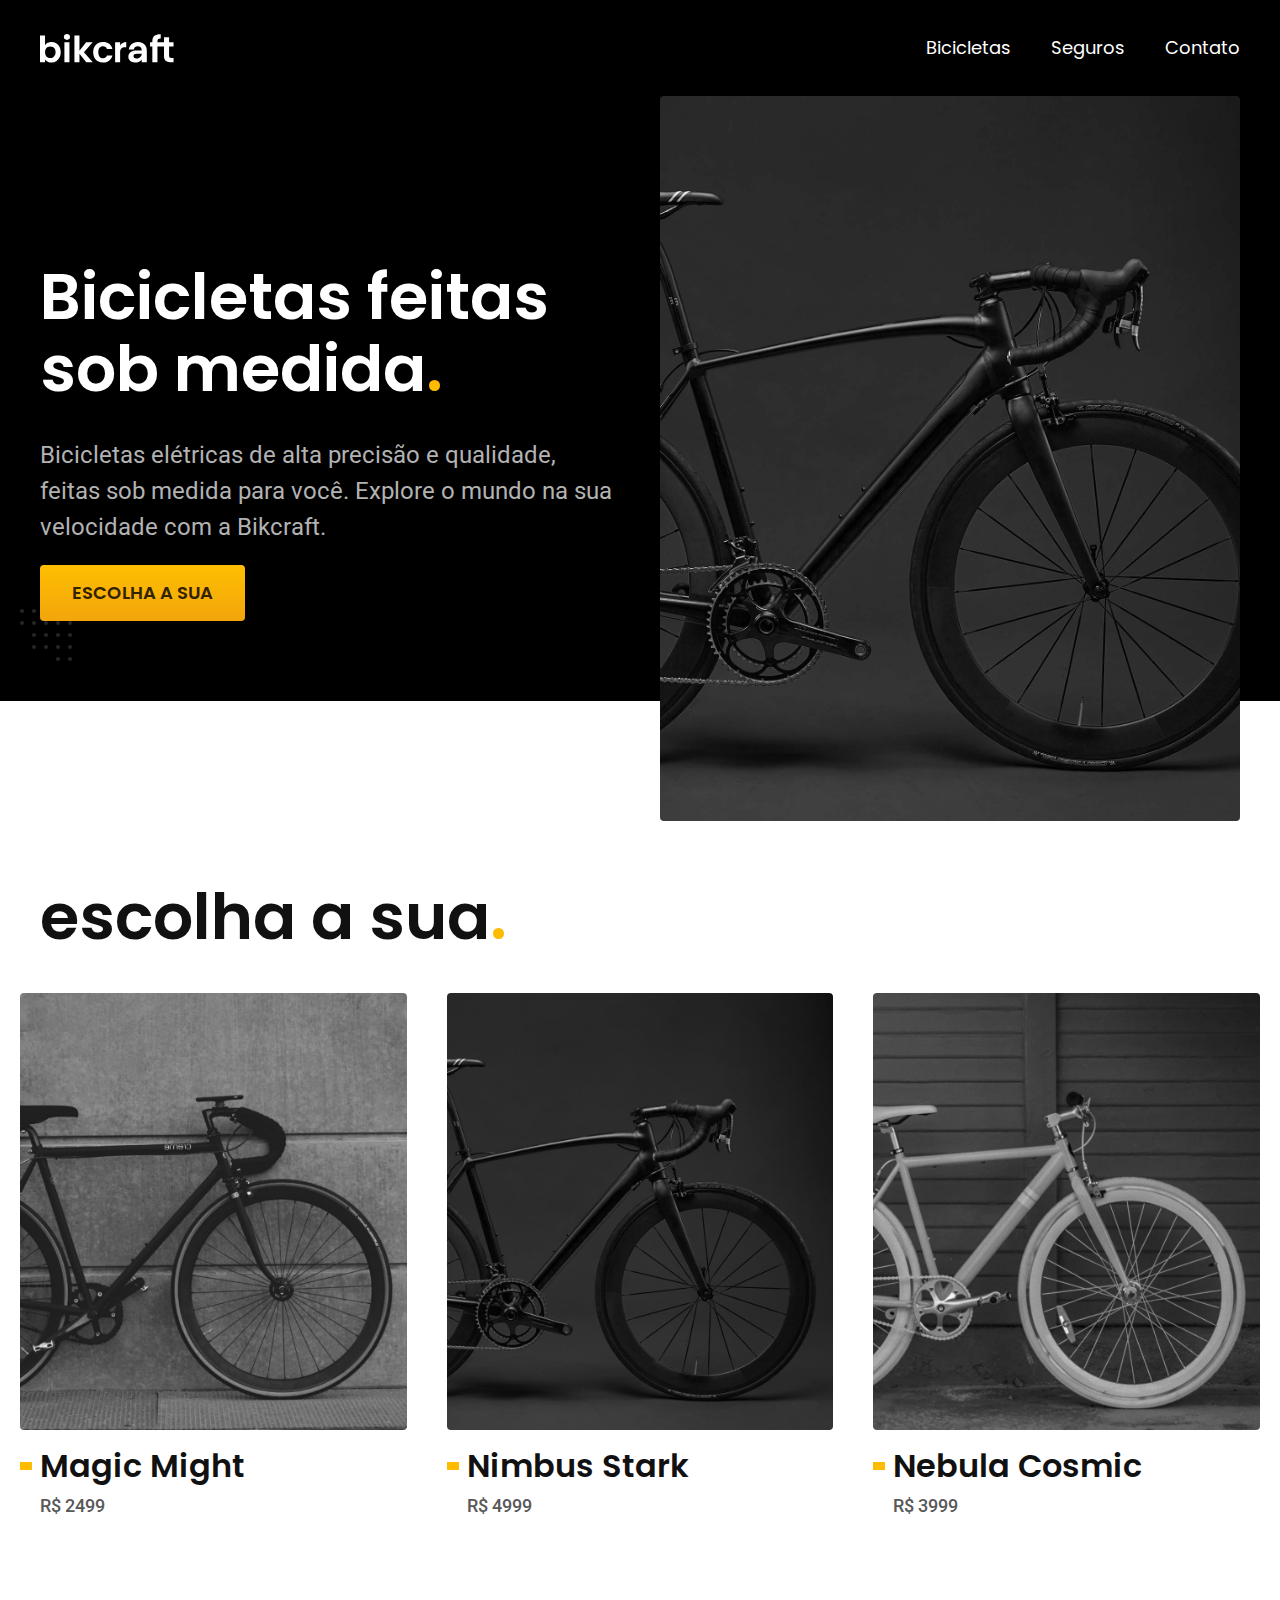
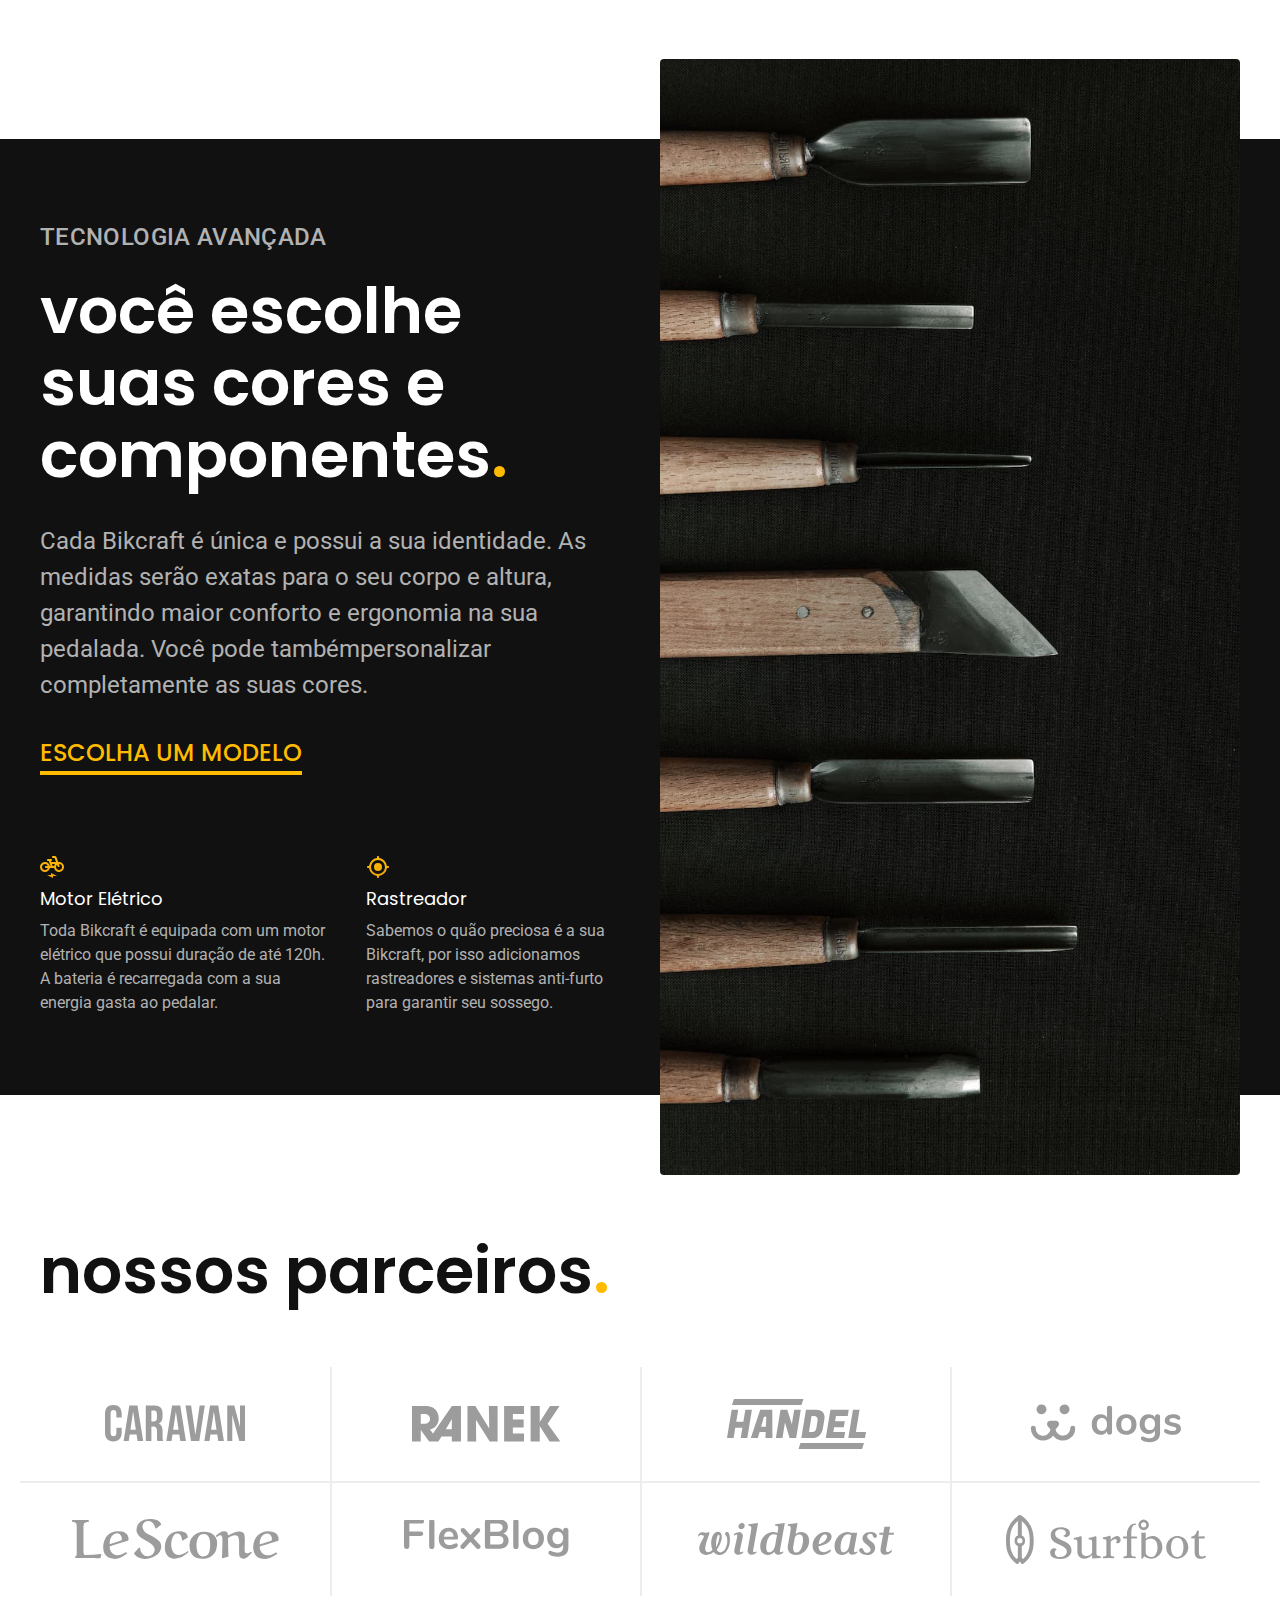
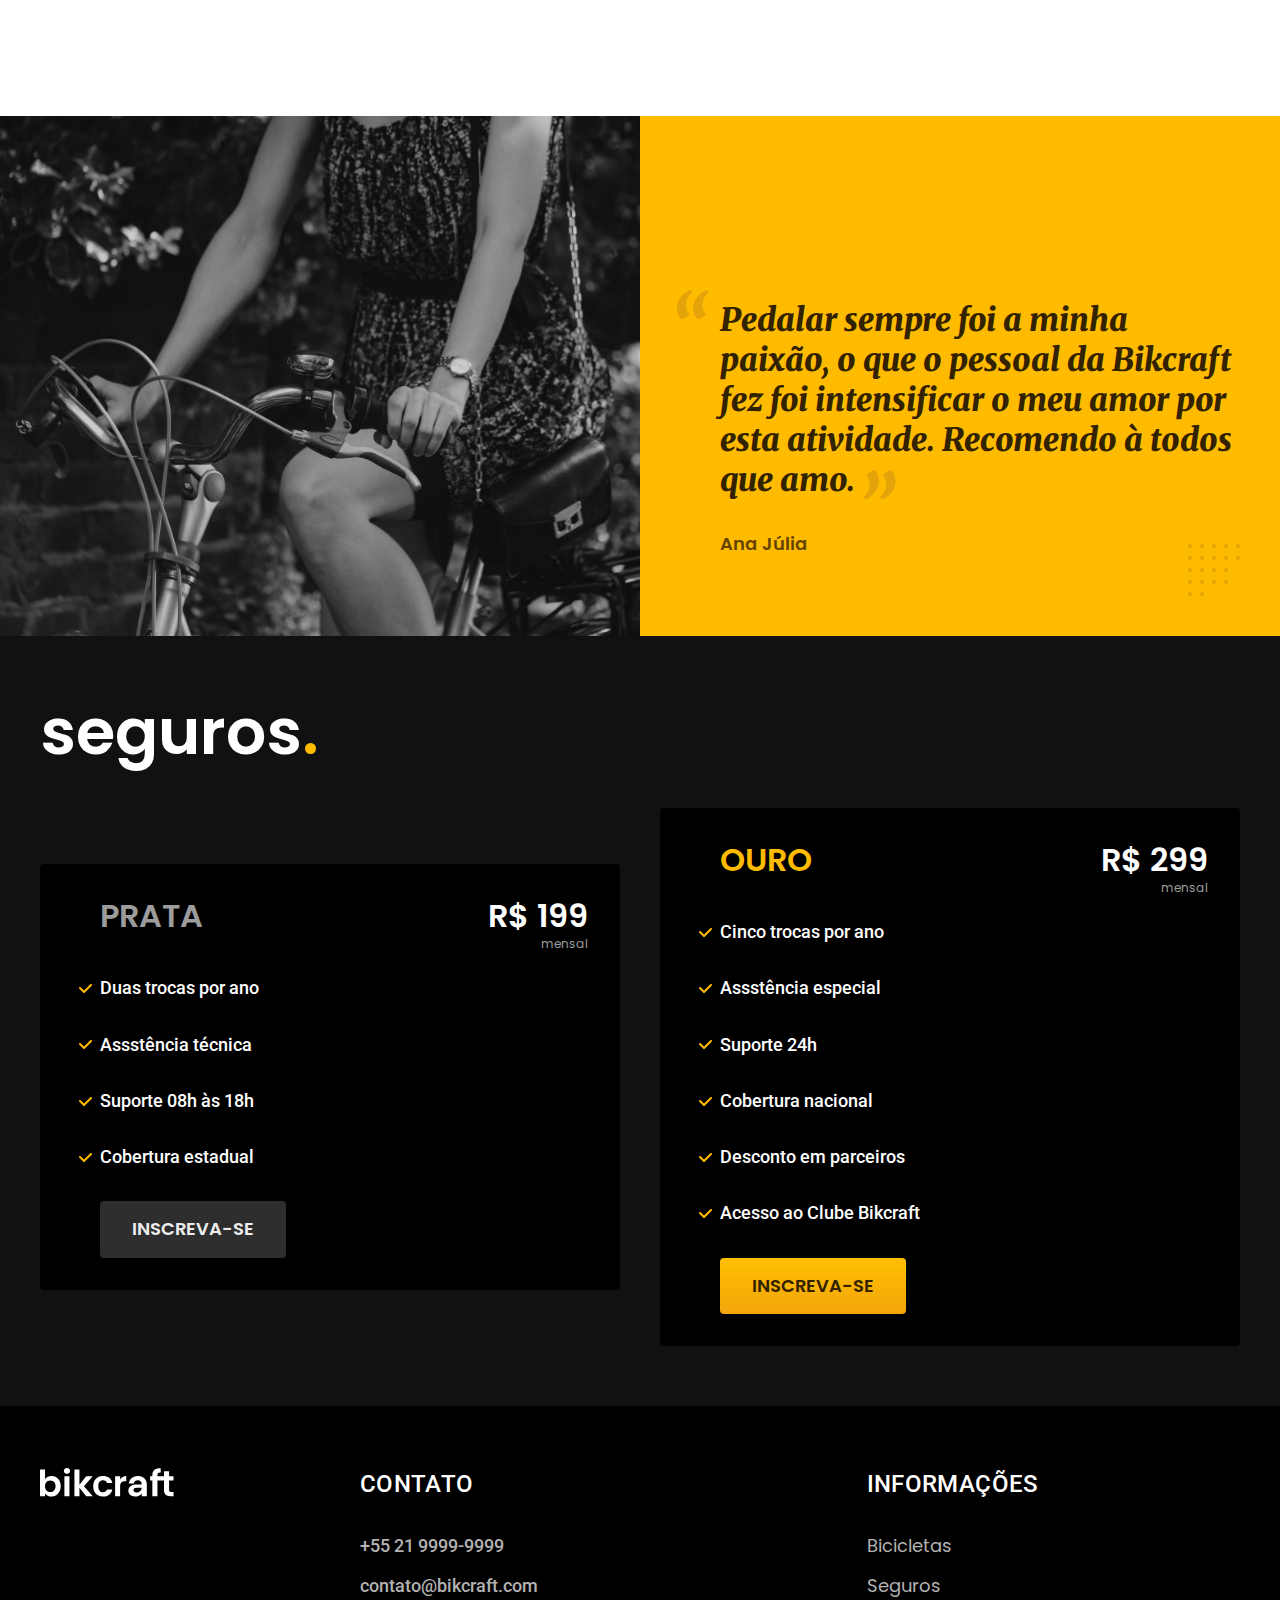
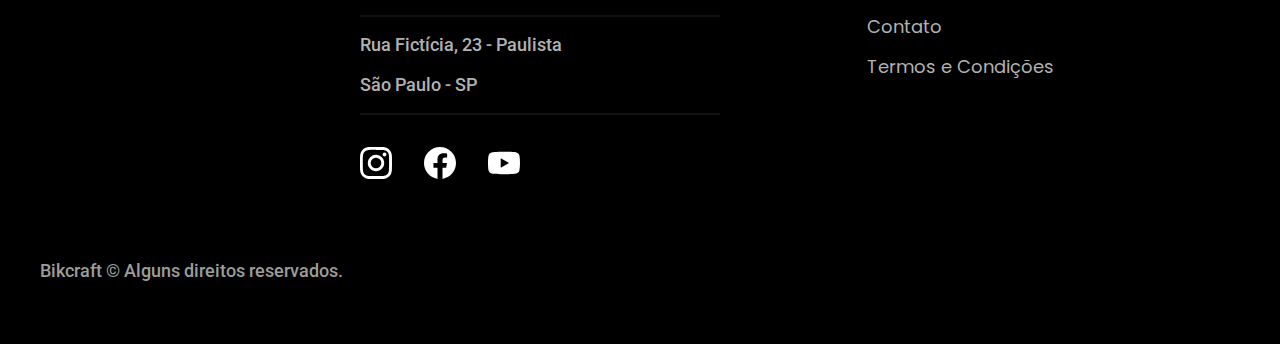
<file: index.html>
<!DOCTYPE html>
<html lang="pt-br">

<head>
  <meta charset="UTF-8">
  <meta http-equiv="X-UA-Compatible" content="IE=edge">
  <meta name="viewport" content="width=device-width, initial-scale=1.0">
  <title>Bikcraft - Bicicletas Elétricas Dev Caique</title>
  <meta name="description" content="Bicicletas elétricas de alta precisão e qualidade, feitas sob medida para o cliente. Explore o mundo na sua velocidade com a Bikcraft.">

  <link rel="icon" href="./favicon.svg" type="image/svg+xml">
  <link rel="preload" href="./css/style.min.css" as="style">
  <link rel="stylesheet" href="./css/style.min.css">

  <script>document.documentElement.classList.add('js');</script>

  <link rel="preconnect" href="https://fonts.googleapis.com">
  <link rel="preconnect" href="https://fonts.gstatic.com" crossorigin>
  <link href="https://fonts.googleapis.com/css2?family=Merriweather:ital,wght@1,900&family=Poppins:wght@400;600&family=Roboto:wght@400;500&display=swap" rel="stylesheet">
</head>

<body>
  <header class="header-bg">
    <div class="header container">
      <a href="./">
        <img src="./img/bikcraft.svg" width="136" height="32" alt="Bikcraft">
      </a>

      <nav aria-label="primaria">
        <ul class="header-menu font-1-m cor-0">
          <li> <a href="./bicicletas.html">Bicicletas</a></li>
          <li> <a href="./seguros.html">Seguros</a></li>
          <li> <a href="./contato.html">Contato</a></li>
        </ul>
      </nav>
    </div>
  </header>

  <main class="introducao-bg">
    <div class="introducao container">
      <div class="introducao-conteudo">
        <h1 class="font-1-xxl cor-0 fadeInDown" data-anime="200">Bicicletas feitas sob medida<span class="cor-p1">.</span></h1>
        <p class="font-2-l cor-5 fadeInDown" data-anime="400">Bicicletas elétricas de alta precisão e qualidade, feitas sob medida para você. Explore o mundo na sua velocidade com a Bikcraft.</p>
        <a class="botao fadeInDown" data-anime="600" href="./bicicletas.html">Escolha a sua</a>
      </div>
      <picture class="fadeInDown" data-anime="800">
        <source media="(max-width: 800px)" srcset="./img/bicicletas/nimbus.jpg">
        <img src="./img/fotos/introducao.jpg" width="1280" height="1600" alt="Bicicleta elétrica preta">
      </picture>
    </div>
  </main>

  <article class="bicicletas-lista">
    <h2 class="container font-1-xxl">escolha a sua<span class="cor-p1">.</span></h2>

    <ul>
      <li>
        <a href="./bicicletas/magic.html">
          <img src="./img/bicicletas/magic-home.jpg" width="920" height="1040" alt="Bicicleta preta">
          <h3 class="font-1-xl">Magic Might</h3>
          <span class="font-2-m cor-8">R$ 2499</span>
        </a>
      </li>
      <li>
        <a href="./bicicletas/nimbus.html">
          <img src="./img/bicicletas/nimbus-home.jpg" width="920" height="1040" alt="Bicicleta preta">
          <h3 class="font-1-xl">Nimbus Stark</h3>
          <span class="font-2-m cor-8">R$ 4999</span>
        </a>
      </li>
      <li>
        <a href="./bicicletas/nebula.html">
          <img src="./img/bicicletas/nebula-home.jpg" width="920" height="1040" alt="Bicicleta preta">
          <h3 class="font-1-xl">Nebula Cosmic</h3>
          <span class="font-2-m cor-8">R$ 3999</span>
        </a>
      </li>
    </ul>
  </article>

  <article class="tecnologia-bg">
    <div class="tecnologia container">
      <div class="tecnologia-conteudo">
        <span class="font-2-l-b cor-5">Tecnologia Avançada</span>
        <h2 class="font-1-xxl cor-0">você escolhe suas cores e componentes<span class="cor-p1">.</span></h2>
        <p class="font-2-l cor-5">Cada Bikcraft é única e possui a sua identidade. As medidas serão exatas para o seu corpo e altura, garantindo maior conforto e ergonomia na sua pedalada. Você pode tambémpersonalizar completamente as suas cores.</p>
        <a class="link" href="./bicicletas.html">Escolha um modelo</a>
        <div class="tecnologia-vantagens">
          <div>
            <img src="./img/icones/eletrica.svg" width="24" height="24" alt="">
            <h3 class="font-1-m cor-0">Motor Elétrico</h3>
            <p class="font-2-s cor-5">Toda Bikcraft é equipada com um motor elétrico que possui duração de até 120h. A bateria é recarregada com a sua energia gasta ao pedalar.</p>
          </div>
          <div>
            <img src="./img/icones/rastreador.svg" width="24" height="24" alt="">
            <h3 class="font-1-m cor-0">Rastreador</h3>
            <p class="font-2-s cor-5">Sabemos o quão preciosa é a sua Bikcraft, por isso adicionamos rastreadores e sistemas anti-furto para garantir seu sossego.</p>
          </div>
        </div>
      </div>
      <div class="tecnologia-imagem">
        <img src="./img/fotos/tecnologia.jpg" width="1200" height="1920" alt="">
      </div>
    </div>
  </article>

  <section class="parceiros" aria-label="Nossos Parceiros">
    <h2 class="container font-1-xxl">nossos parceiros<span class="cor-p1">.</span></h2>
    <ul>
      <li><img src="./img/parceiros/caravan.svg" width="140" height="38" alt="caravan"></li>
      <li><img src="./img/parceiros/ranek.svg" width="149" height="36" alt="ranek"></li>
      <li><img src="./img/parceiros/handel.svg" width="139" height="50" alt="handel"></li>
      <li><img src="./img/parceiros/dogs.svg" width="152" height="39" alt="dogs"></li>
      <li><img src="./img/parceiros/lescone.svg" width="208" height="41" alt="lescone"></li>
      <li><img src="./img/parceiros/flexblog.svg" width="165" height="38" alt="flexblog"></li>
      <li><img src="./img/parceiros/wildbeast.svg" width="196" height="34" alt="wildbeast"></li>
      <li><img src="./img/parceiros/surfbot.svg" width="200" height="49" alt="surfbot"></li>
    </ul>
  </section>

  <section class="depoimento" aria-label="Depoimento">
    <div>
      <img src="./img/fotos/depoimento.jpg" width="1560" height="1360" alt="Pessoa pedalando uma bicicleta Bikcraft">
    </div>
    <div class="depoimento-conteudo">
      <blockquote class="font-1-xl cor-p5">
        <p>Pedalar sempre foi a minha paixão, o que o pessoal da Bikcraft fez foi intensificar o meu amor por esta atividade. Recomendo à todos que amo.</p>
      </blockquote>
      <span class="font-1-m-b cor-p4">Ana Júlia</span>
    </div>
  </section>

  <article class="seguros-bg">
    <div class="seguros container">
      <h2 class="font-1-xxl cor-0">seguros<span class="cor-p1">.</span></h2>
      <div class="seguros-item">
        <h3 class="font-1-xl cor-6">PRATA</h3>
        <span class="font-1-xl cor-0">R$ 199 <span class="font-1-xs cor-6">mensal</span></span>
        <ul class="font-2-m cor-0">
          <li>Duas trocas por ano</li>
          <li>Assstência técnica</li>
          <li>Suporte 08h às 18h</li>
          <li>Cobertura estadual</li>
        </ul>
        <a class="botao secundario" href="./orcamento.html">Inscreva-se</a>
      </div>

      <div class="seguros-item">
        <h3 class="font-1-xl cor-p1">OURO</h3>
        <span class="font-1-xl cor-0">R$ 299 <span class="font-1-xs cor-6">mensal</span></span>
        <ul class="font-2-m cor-0">
          <li>Cinco trocas por ano</li>
          <li>Assstência especial</li>
          <li>Suporte 24h</li>
          <li>Cobertura nacional</li>
          <li>Desconto em parceiros</li>
          <li>Acesso ao Clube Bikcraft</li>
        </ul>
        <a class="botao" href="./orcamento.html">Inscreva-se</a>
      </div>
    </div>
  </article>

  <footer class="footer-bg">
    <div class="footer container">
      <img src="./img/bikcraft.svg" width="136" height="32" alt="Bikcraft">
      <div class="footer-contato">
        <h3 class="font-2-l-b cor-0">Contato</h3>
        <ul class="font-2-m cor-5">
          <li><a href="tel:++552199999999">+55 21 9999-9999</a></li>
          <li><a href="mailto:contato@bikcraft.com">contato@bikcraft.com</a></li>
          <li>Rua Fictícia, 23 - Paulista</li>
          <li>São Paulo - SP</li>
        </ul>
        <div class="footer-redes">
          <a href="https://www.instagram.com">
            <img src="./img/redes/instagram.svg" width="32" height="32" alt="Instagram">
          </a>
          <a href="https://www.facebook.com">
            <img src="./img/redes/facebook.svg" width="32" height="32" alt="Facebook">
          </a>
          <a href="https://www.youtube.com">
            <img src="./img/redes/youtube.svg" width="32" height="32" alt="YouTube">
          </a>
        </div>
      </div>
      <div class="footer-informacoes">
        <h3 class="font-2-l-b cor-0">Informações</h3>
        <nav>
          <ul class="font-1-m cor-5">
            <li> <a href="./bicicletas.html">Bicicletas</a></li>
            <li> <a href="./seguros.html">Seguros</a></li>
            <li> <a href="./contato.html">Contato</a></li>
            <li> <a href="./termos.html">Termos e Condições</a></li>
          </ul>
        </nav>
      </div>
      <p class="footer-copy font-2-m cor-6">Bikcraft © Alguns direitos reservados.</p>
    </div>
  </footer>

  <script src="./js/plug-ins/simple-anime.js"></script>
  <script src="./js/script.js"></script>
</body>

</html>
</file>
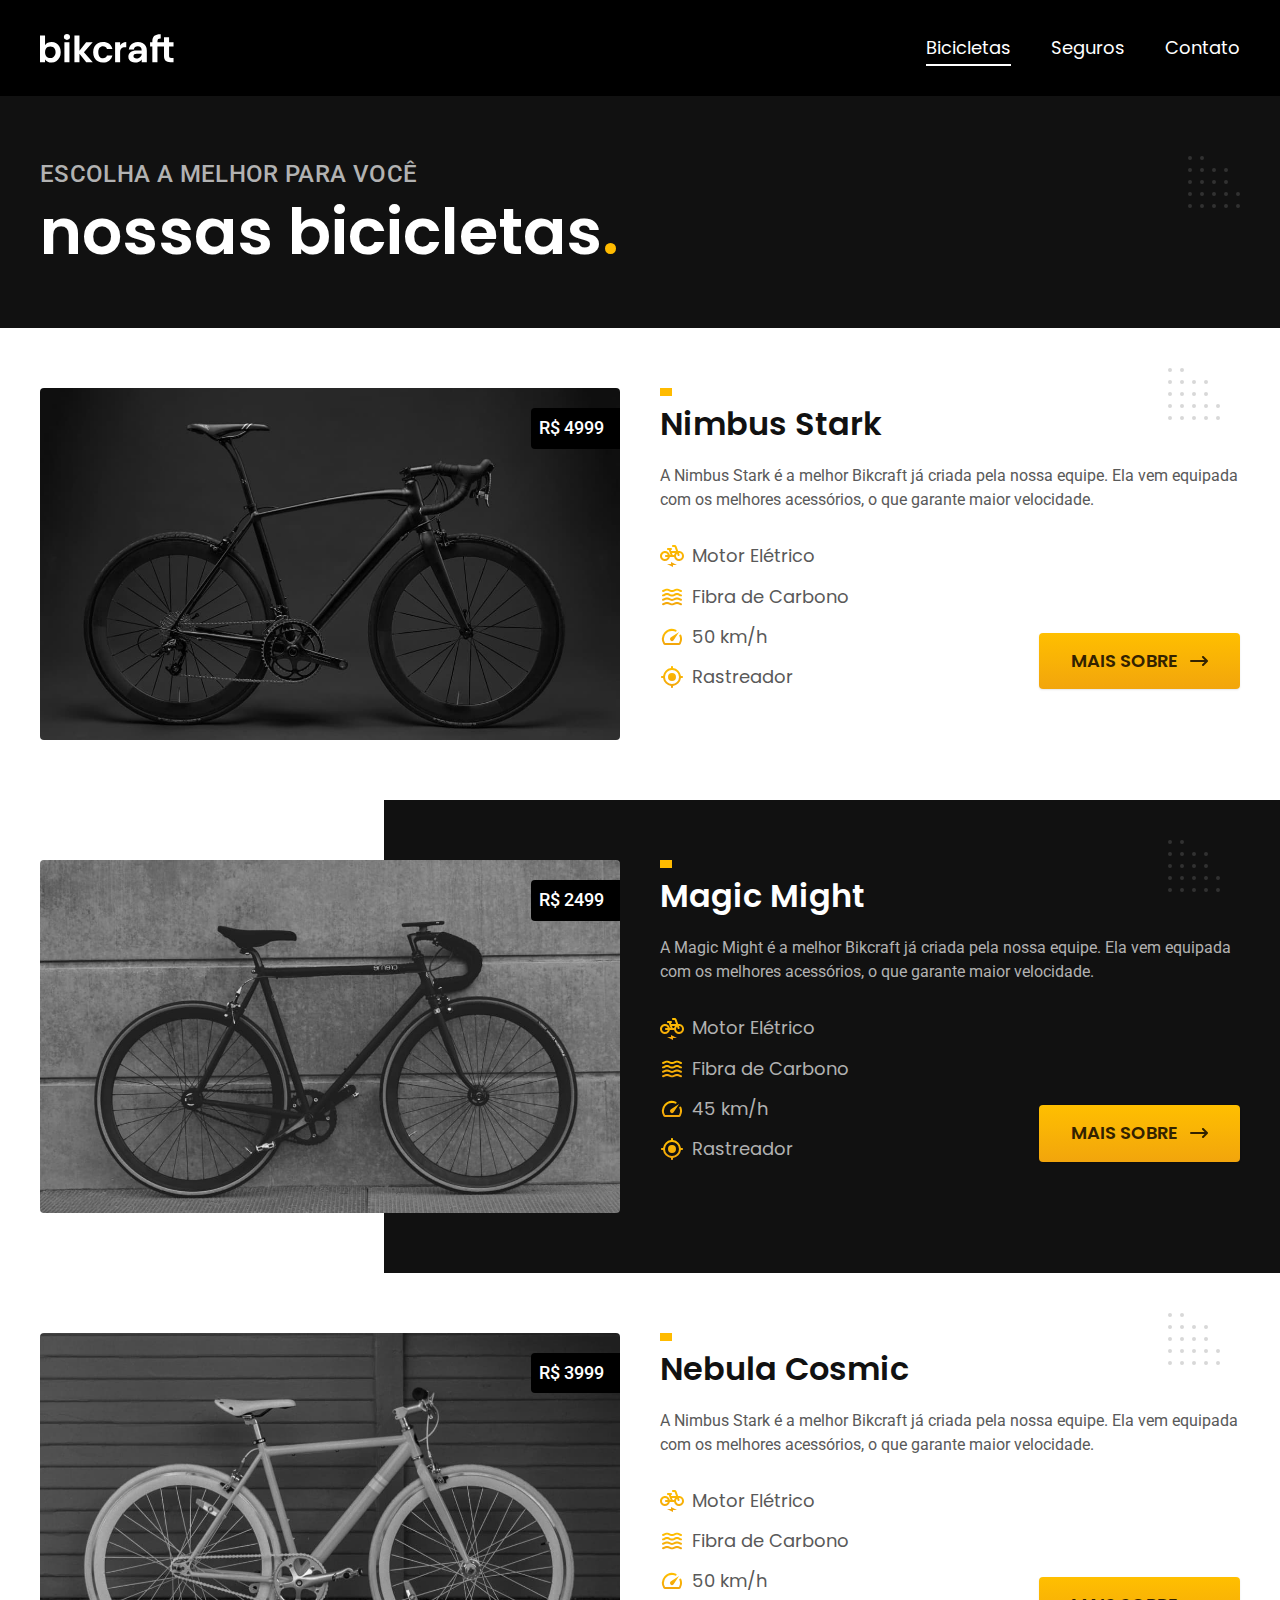
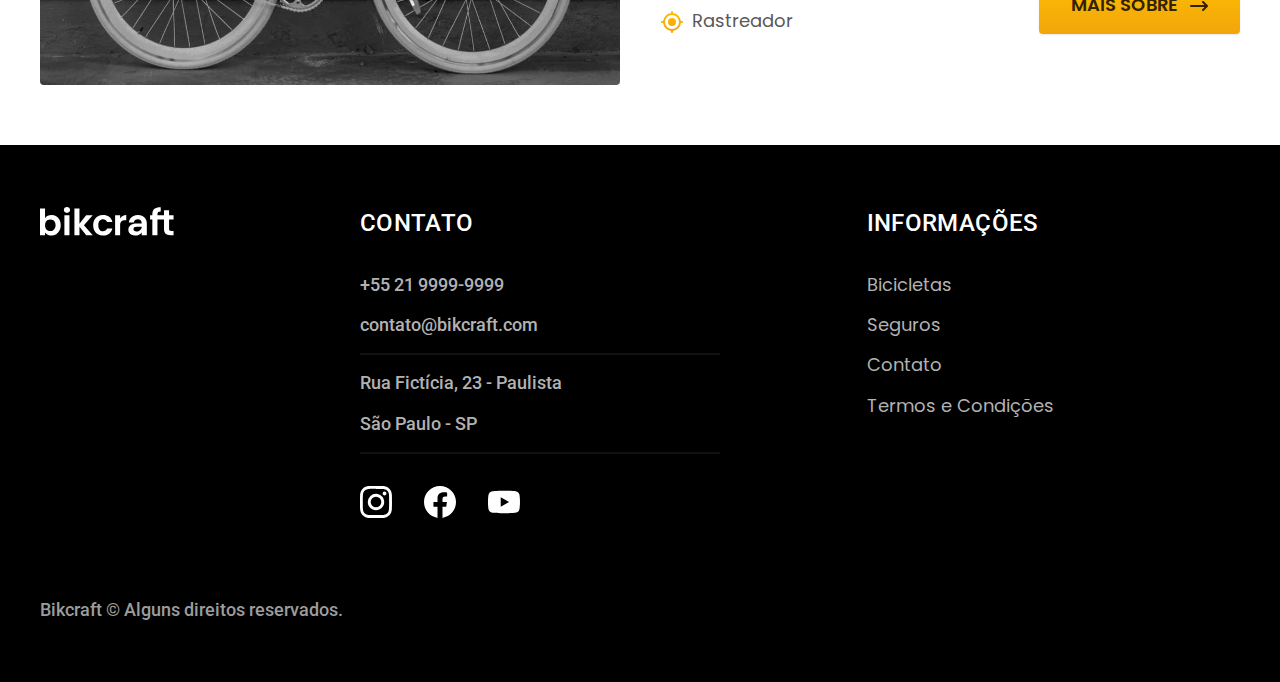
<file: bicicletas.html>
<!DOCTYPE html>
<html lang="pt-br">

<head>
  <meta charset="UTF-8">
  <meta http-equiv="X-UA-Compatible" content="IE=edge">
  <meta name="viewport" content="width=device-width, initial-scale=1.0">

  <title>Bicicletas | Bikcraft</title>

  <meta name="description" content="Bicicletas.">

  <link rel="icon" href="./favicon.svg" type="image/svg+xml">
  <link rel="preload" href="./css/style.min.css" as="style">
  <link rel="stylesheet" href="./css/style.min.css">
  <script>document.documentElement.classList.add('js');</script>

  <link rel="preconnect" href="https://fonts.googleapis.com">
  <link rel="preconnect" href="https://fonts.gstatic.com" crossorigin>
  <link href="https://fonts.googleapis.com/css2?family=Merriweather:ital,wght@1,900&family=Poppins:wght@400;600&family=Roboto:wght@400;500&display=swap" rel="stylesheet">
</head>

<body id="bicicletas">
  <header class="header-bg">
    <div class="header container">
      <a href="./">
        <img src="./img/bikcraft.svg" width="136" height="32" alt="Bikcraft">
      </a>

      <nav aria-label="primaria">
        <ul class="header-menu font-1-m cor-0">
          <li> <a href="./bicicletas.html">Bicicletas</a></li>
          <li> <a href="./seguros.html">Seguros</a></li>
          <li> <a href="./contato.html">Contato</a></li>
        </ul>
      </nav>
    </div>
  </header>

  <main>
    <div class="titulo-bg">
      <div class="titulo container">
        <p class="font-2-l-b cor-5">Escolha a melhor para você</p>
        <h1 class="font-1-xxl cor-0">nossas bicicletas<span class="cor-p1">.</span></h1>
      </div>
    </div>

    <div class="bicicletas container">
      <div class="bicicletas-imagem">
        <img src="./img/bicicletas/nimbus.jpg" width="1120" height="680" alt="Bicicleta Preta">
        <span class="font-2-m cor-0">R$ 4999</span>
      </div>
      <div class="bicicletas-conteudo">
        <h2 class="font-1-xl">Nimbus Stark</h2>
        <p class="font-2-s cor-8">A Nimbus Stark é a melhor Bikcraft já criada pela nossa equipe. Ela vem equipada com os melhores acessórios, o que garante maior velocidade.</p>
        <ul class="font-1-m cor-8">
          <li><img src="./img/icones/eletrica.svg" width="32" height="32" alt="">Motor Elétrico</li>
          <li><img src="./img/icones/carbono.svg" width="32" height="32" alt="">Fibra de Carbono</li>
          <li><img src="./img/icones/velocidade.svg" width="32" height="32" alt="">50 km/h</li>
          <li><img src="./img/icones/rastreador.svg" width="32" height="32" alt="">Rastreador</li>
        </ul>
        <a class="botao seta" href="./bicicletas/nimbus.html">Mais Sobre</a>
      </div>
    </div>

    <div class="bicicletas-bg">
      <div class="bicicletas container">
        <div class="bicicletas-imagem">
          <img src="./img/bicicletas/magic.jpg" width="1120" height="680" alt="Bicicleta Preta">
          <span class="font-2-m cor-0">R$ 2499</span>
        </div>
        <div class="bicicletas-conteudo">
          <h2 class="font-1-xl cor-0">Magic Might</h2>
          <p class="font-2-s cor-5">A Magic Might é a melhor Bikcraft já criada pela nossa equipe. Ela vem equipada com os melhores acessórios, o que garante maior velocidade.</p>
          <ul class="font-1-m cor-5">
            <li><img src="./img/icones/eletrica.svg" width="32" height="32" alt="">Motor Elétrico</li>
            <li><img src="./img/icones/carbono.svg" width="32" height="32" alt="">Fibra de Carbono</li>
            <li><img src="./img/icones/velocidade.svg" width="32" height="32" alt="">45 km/h</li>
            <li><img src="./img/icones/rastreador.svg" width="32" height="32" alt="">Rastreador</li>
          </ul>
          <a class="botao seta" href="./bicicletas/magic.html">Mais Sobre</a>
        </div>
      </div>
    </div>

    <div class="bicicletas container">
      <div class="bicicletas-imagem">
        <img src="./img/bicicletas/nebula.jpg" width="1120" height="680" alt="Bicicleta Preta">
        <span class="font-2-m cor-0">R$ 3999</span>
      </div>
      <div class="bicicletas-conteudo">
        <h2 class="font-1-xl">Nebula Cosmic</h2>
        <p class="font-2-s cor-8">A Nimbus Stark é a melhor Bikcraft já criada pela nossa equipe. Ela vem equipada com os melhores acessórios, o que garante maior velocidade.</p>
        <ul class="font-1-m cor-8">
          <li><img src="./img/icones/eletrica.svg" width="32" height="32" alt="">Motor Elétrico</li>
          <li><img src="./img/icones/carbono.svg" width="32" height="32" alt="">Fibra de Carbono</li>
          <li><img src="./img/icones/velocidade.svg" width="32" height="32" alt="">50 km/h</li>
          <li><img src="./img/icones/rastreador.svg" width="32" height="32" alt="">Rastreador</li>
        </ul>
        <a class="botao seta" href="./bicicletas/nebula.html">Mais Sobre</a>
      </div>
    </div>


  </main>

  <footer class="footer-bg">
    <div class="footer container">
      <img src="./img/bikcraft.svg" width="136" height="32" alt="Bikcraft">
      <div class="footer-contato">
        <h3 class="font-2-l-b cor-0">Contato</h3>
        <ul class="font-2-m cor-5">
          <li><a href="tel:++552199999999">+55 21 9999-9999</a></li>
          <li><a href="mailto:contato@bikcraft.com">contato@bikcraft.com</a></li>
          <li>Rua Fictícia, 23 - Paulista</li>
          <li>São Paulo - SP</li>
        </ul>
        <div class="footer-redes">
          <a href="https://www.instagram.com">
            <img src="./img/redes/instagram.svg" width="32" height="32" alt="Instagram">
          </a>
          <a href="https://www.facebook.com">
            <img src="./img/redes/facebook.svg" width="32" height="32" alt="Facebook">
          </a>
          <a href="https://www.youtube.com">
            <img src="./img/redes/youtube.svg" width="32" height="32" alt="YouTube">
          </a>
        </div>
      </div>
      <div class="footer-informacoes">
        <h3 class="font-2-l-b cor-0">Informações</h3>
        <nav>
          <ul class="font-1-m cor-5">
            <li> <a href="./bicicletas.html">Bicicletas</a></li>
            <li> <a href="./seguros.html">Seguros</a></li>
            <li> <a href="./contato.html">Contato</a></li>
            <li> <a href="./termos.html">Termos e Condições</a></li>
          </ul>
        </nav>
      </div>
      <p class="footer-copy font-2-m cor-6">Bikcraft © Alguns direitos reservados.</p>
    </div>
  </footer>
  <script src="./js/script.js"></script>
</body>

</html>
</file>
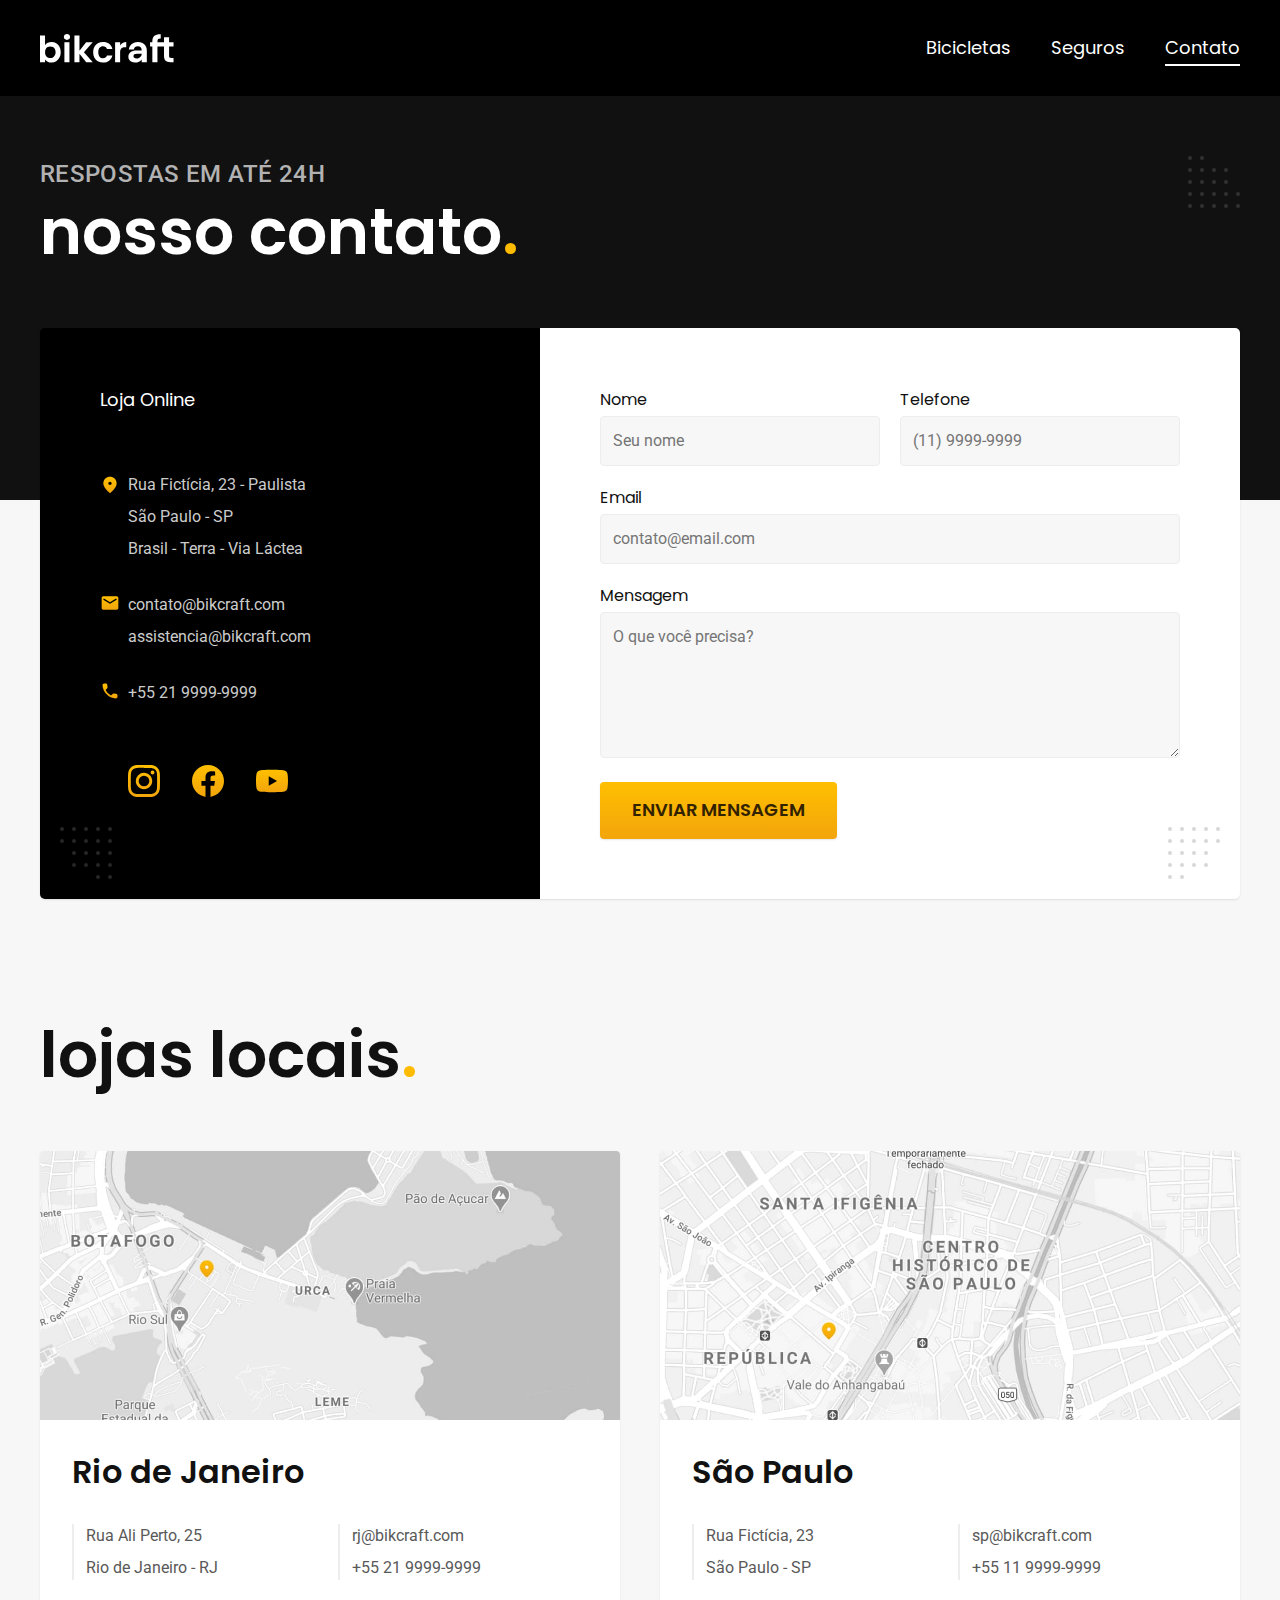
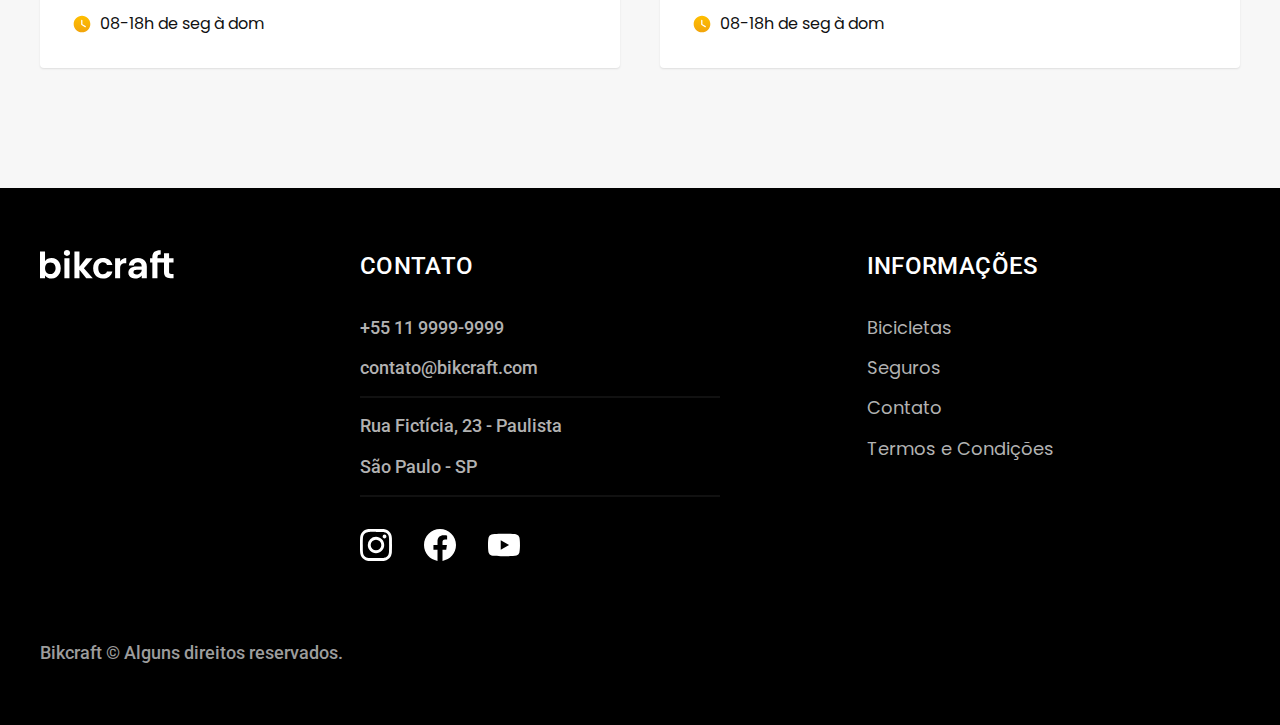
<file: contato.html>
<!DOCTYPE html>
<html lang="pt-br">

<head>
  <meta charset="UTF-8">
  <meta http-equiv="X-UA-Compatible" content="IE=edge">
  <meta name="viewport" content="width=device-width, initial-scale=1.0">

  <title>Contato | Bikcraft</title>

  <meta name="description" content="Contato Bikcraft.">

  <link rel="icon" href="./favicon.svg" type="image/svg+xml">
  <link rel="preload" href="./css/style.min.css" as="style">
  <link rel="stylesheet" href="./css/style.min.css">

  <script>document.documentElement.classList.add('js');</script>

  <link rel="preconnect" href="https://fonts.googleapis.com">
  <link rel="preconnect" href="https://fonts.gstatic.com" crossorigin>
  <link href="https://fonts.googleapis.com/css2?family=Merriweather:ital,wght@1,900&family=Poppins:wght@400;600&family=Roboto:wght@400;500&display=swap" rel="stylesheet">
</head>

<body id="contato">
  <header class="header-bg">
    <div class="header container">
      <a href="./">
        <img src="./img/bikcraft.svg" width="136" height="32" alt="Bikcraft">
      </a>

      <nav aria-label="primaria">
        <ul class="header-menu font-1-m cor-0">
          <li> <a href="./bicicletas.html">Bicicletas</a></li>
          <li> <a href="./seguros.html">Seguros</a></li>
          <li> <a href="./contato.html">Contato</a></li>
        </ul>
      </nav>
    </div>
  </header>

  <main>
    <div class="titulo-bg">
      <div class="titulo container">
        <p class="font-2-l-b cor-5">Respostas em até 24h</p>
        <h1 class="font-1-xxl cor-0">nosso contato<span class="cor-p1">.</span></h1>
      </div>
    </div>
    <div class="contato container">
      <section class="contato-dados" aria-label="Endereço">
        <h2 class="font-1-m cor-0">Loja Online</h2>
        <div class="contato-endereco font-2-s cor-4">
          <p>Rua Fictícia, 23 - Paulista</p>
          <p>São Paulo - SP</p>
          <p>Brasil - Terra - Via Láctea</p>
        </div>
        <address class="contato-meios font-2-s cor-4">
          <a href="mailto:contato@bikcraft.com">contato@bikcraft.com</a>
          <a href="mailto:assistencia@bikcraft.com">assistencia@bikcraft.com</a>
          <a href="tel:++552199999999">+55 21 9999-9999</a>
        </address>
        <div class="contato-redes">
          <a href="https://www.instagram.com">
            <img src="./img/redes/instagram-p.svg" width="32" height="32" alt="Instagram">
          </a>
          <a href="https://www.facebook.com">
            <img src="./img/redes/facebook-p.svg" width="32" height="32" alt="Facebook">
          </a>
          <a href="https://www.youtube.com">
            <img src="./img/redes/youtube-p.svg" width="32" height="32" alt="YouTube">
          </a>
        </div>
      </section>
      <section class="contato-formulario" aria-label="Formulário">
        <form class="form" action="./contato.html">
          <div>
            <label for="nome">Nome</label>
            <input type="text" name="nome" id="nome" placeholder="Seu nome">
          </div>
          <div>
            <label for="telefone">Telefone</label>
            <input type="text" name="telefone" id="telefone" placeholder="(11) 9999-9999">
          </div>
          <div class="col-2">
            <label for="email">Email </label>
            <input type="email" name="email " id="email" placeholder="contato@email.com">
          </div>
          <div class="col-2">
            <label for="mensagem">Mensagem </label>
            <textarea rows="5" name="mensagem " id="mensagem" placeholder="O que você precisa?"></textarea>
          </div>
          <button class="botao col-2">Enviar Mensagem</button>
        </form>
      </section>
    </div>
  </main>

  <article class="lojas container">
    <h2 class="font-1-xxl">lojas locais<span class="cor-p1">.</span></h2>
    <div class="lojas-item">
      <img src="./img/lojas/rj.jpg" width="1120" height="520" alt="mapa marcando o endereço em Rua Ali Perto, 25 - Rio de Janeiro - RJ">
      <div class="lojas-conteudo">
        <h3 class="font-1-xl">Rio de Janeiro</h3>
        <div class="lojas-dados font-2-s cor-8">
          <p>Rua Ali Perto, 25</p>
          <p>Rio de Janeiro - RJ</p>
        </div>
        <div class="lojas-dados font-2-s cor-8">
          <a href="mailto:rj@bikcraft.com">rj@bikcraft.com</a>
          <a href="tel:++552199999999">+55 21 9999-9999</a>
        </div>
        <p class="lojas-tempo font-1-s"><img src="./img/icones/horario.svg" width="20" height="20" alt=""> 08-18h de seg à dom</p>
      </div>
    </div>

    <div class="lojas-item">
      <img src="./img/lojas/sp.jpg" width="1120" height="520" alt="mapa marcando o endereço em Rua Fictícia, 23 - São Paulo - SP">
      <div class="lojas-conteudo">
        <h3 class="font-1-xl">São Paulo</h3>
        <div class="lojas-dados font-2-s cor-8">
          <p>Rua Fictícia, 23</p>
          <p>São Paulo - SP</p>
        </div>
        <div class="lojas-dados font-2-s cor-8">
          <a href="mailto:sp@bikcraft.com">sp@bikcraft.com</a>
          <a href="tel:++551199999999">+55 11 9999-9999</a>
        </div>
        <p class="lojas-tempo font-1-s"><img src="./img/icones/horario.svg" width="20" height="20" alt=""> 08-18h de seg à dom</p>
      </div>
    </div>
  </article>

  <footer class="footer-bg">
    <div class="footer container">
      <img src="./img/bikcraft.svg" width="136" height="32" alt="Bikcraft">
      <div class="footer-contato">
        <h3 class="font-2-l-b cor-0">Contato</h3>
        <ul class="font-2-m cor-5">
          <li><a href="tel:++552199999999">+55 11 9999-9999</a></li>
          <li><a href="mailto:contato@bikcraft.com">contato@bikcraft.com</a></li>
          <li>Rua Fictícia, 23 - Paulista</li>
          <li>São Paulo - SP</li>
        </ul>
        <div class="footer-redes">
          <a href="https://www.instagram.com">
            <img src="./img/redes/instagram.svg" width="32" height="32" alt="Instagram">
          </a>
          <a href="https://www.facebook.com">
            <img src="./img/redes/facebook.svg" width="32" height="32" alt="Facebook">
          </a>
          <a href="https://www.youtube.com">
            <img src="./img/redes/youtube.svg" width="32" height="32" alt="YouTube">
          </a>
        </div>
      </div>
      <div class="footer-informacoes">
        <h3 class="font-2-l-b cor-0">Informações</h3>
        <nav>
          <ul class="font-1-m cor-5">
            <li> <a href="./bicicletas.html">Bicicletas</a></li>
            <li> <a href="./seguros.html">Seguros</a></li>
            <li> <a href="./contato.html">Contato</a></li>
            <li> <a href="./termos.html">Termos e Condições</a></li>
          </ul>
        </nav>
      </div>
      <p class="footer-copy font-2-m cor-6">Bikcraft © Alguns direitos reservados.</p>
    </div>
  </footer>
  <script src="./js/script.js"></script>
</body>

</html>
</file>
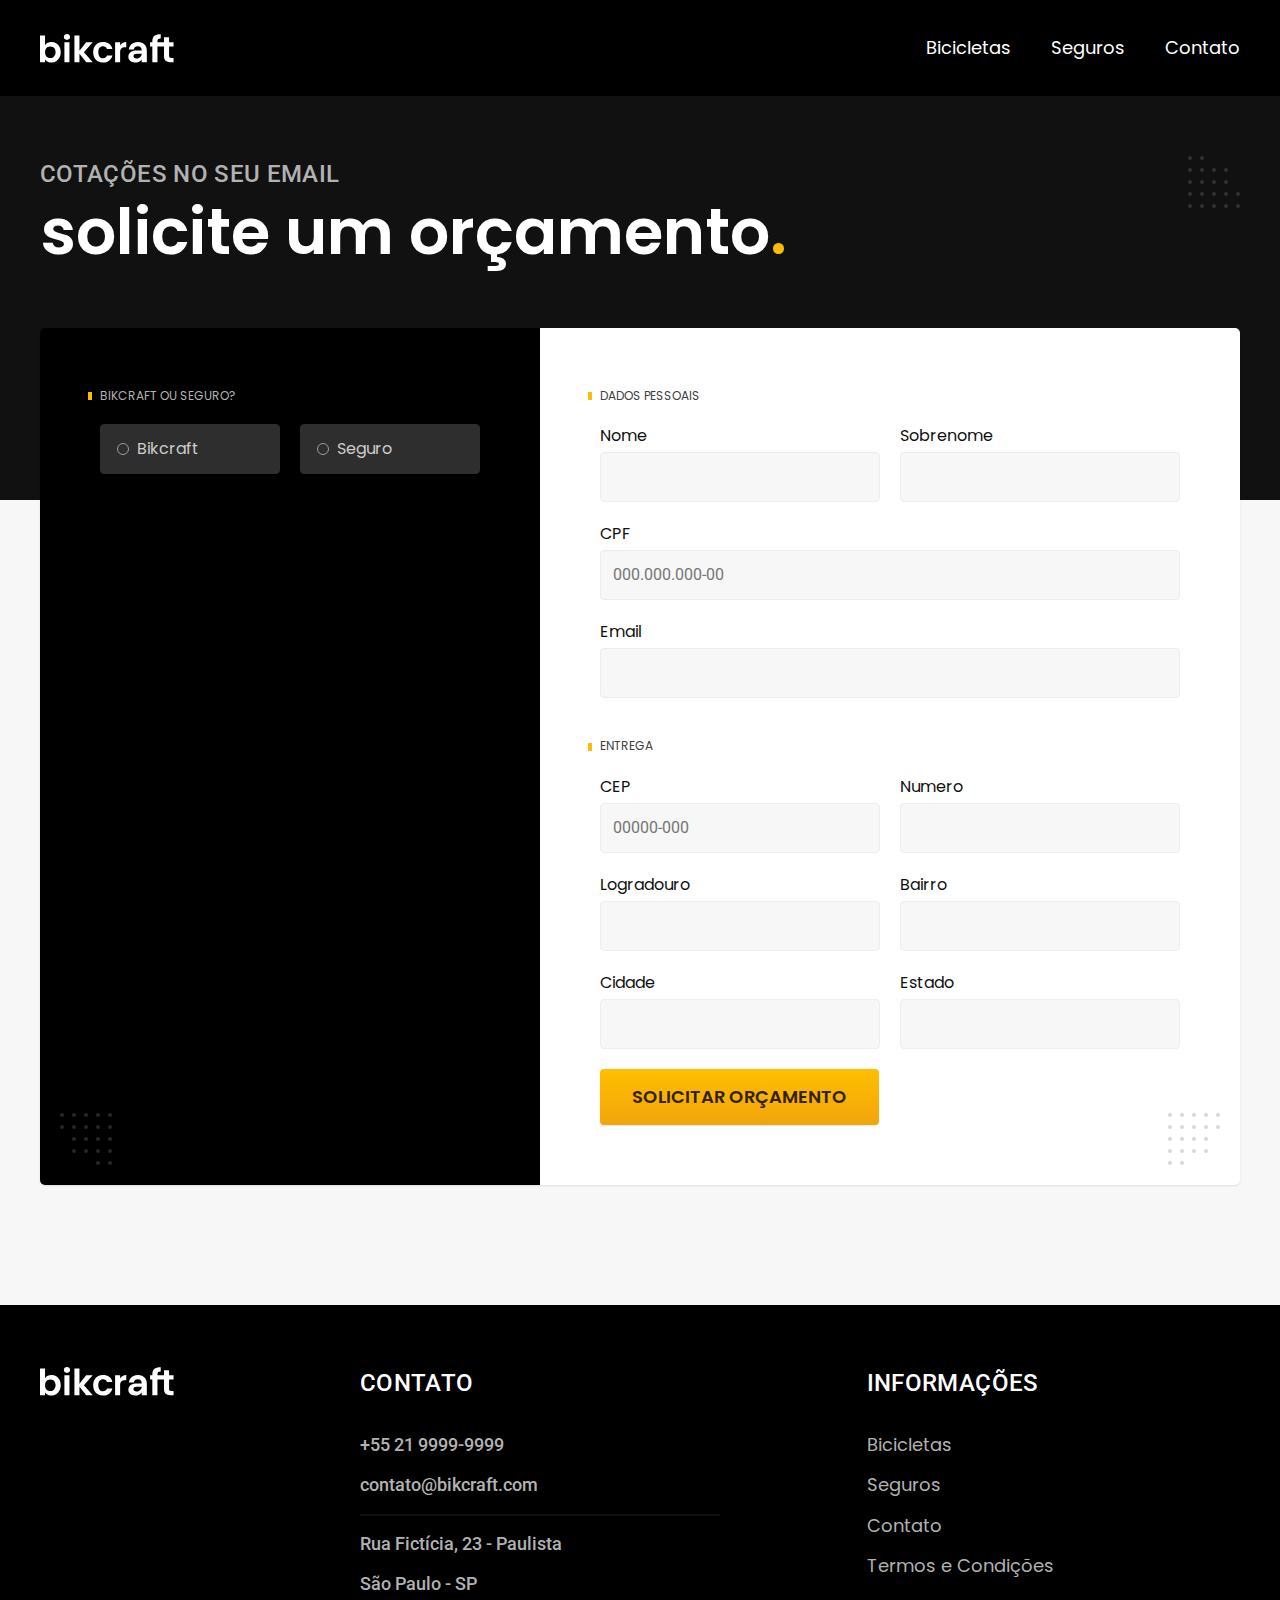
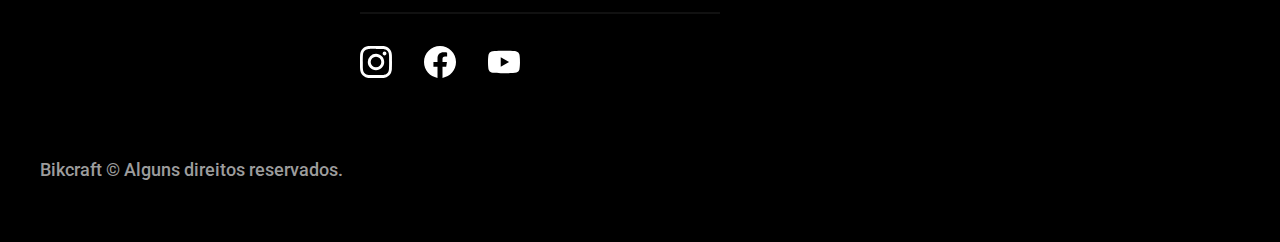
<file: orcamento.html>
<!DOCTYPE html>
<html lang="pt-br">

<head>
  <meta charset="UTF-8">
  <meta http-equiv="X-UA-Compatible" content="IE=edge">
  <meta name="viewport" content="width=device-width, initial-scale=1.0">

  <title>Orçamento | Bikcraft</title>

  <meta name="description" content="Orçamento.">

  <link rel="icon" href="./favicon.svg" type="image/svg+xml">
  <link rel="preload" href="./css/style.min.css" as="style">
  <link rel="stylesheet" href="./css/style.min.css">

  <script>document.documentElement.classList.add('js');</script>

  <link rel="preconnect" href="https://fonts.googleapis.com">
  <link rel="preconnect" href="https://fonts.gstatic.com" crossorigin>
  <link href="https://fonts.googleapis.com/css2?family=Merriweather:ital,wght@1,900&family=Poppins:wght@400;600&family=Roboto:wght@400;500&display=swap" rel="stylesheet">
</head>

<body id="orcamento">
  <header class="header-bg">
    <div class="header container">
      <a href="./">
        <img src="./img/bikcraft.svg" width="136" height="32" alt="Bikcraft">
      </a>

      <nav aria-label="primaria">
        <ul class="header-menu font-1-m cor-0">
          <li> <a href="./bicicletas.html">Bicicletas</a></li>
          <li> <a href="./seguros.html">Seguros</a></li>
          <li> <a href="./contato.html">Contato</a></li>
        </ul>
      </nav>
    </div>
  </header>

  <main>
    <div class="titulo-bg">
      <div class="titulo container">
        <p class="font-2-l-b cor-5">Cotações no seu email</p>
        <h1 class="font-1-xxl cor-0">solicite um orçamento<span class="cor-p1">.</span></h1>
      </div>
    </div>

    <form class="orcamento container" action="./">
      <div class="orcamento-produto">
        <h2 class="font-1-xs cor-5">Bikcraft ou Seguro?</h2>

        <input type="radio" name="tipo" value="bikcraft" id="bikcraft">
        <label for="bikcraft">Bikcraft</label>

        <input type="radio" name="tipo" value="seguro" id="seguro">
        <label for="seguro">Seguro</label>

        <div class="orcamento-conteudo" id="orcamento-bikcraft">
          <h2 class="font-1-xs cor-5">Escolha a sua </h2>

          <input type="radio" name="produto" value="nimbus" id="nimbus">
          <label for="nimbus">Nimbus Stark <span>R$ 4999</span> </label>
          <div class="orcamento-detalhes">
            <ul class="font-1-xs cor-8">
              <li> <img src="./img/icones/eletrica.svg" width="32" height="32" alt="">Motor Elétrico</li>
              <li> <img src="./img/icones/carbono.svg" width="32" height="32" alt="">Fibra de Carbono</li>
              <li> <img src="./img/icones/velocidade.svg" width="32" height="32" alt="">50 km/h</li>
              <li> <img src="./img/icones/rastreador.svg" width="32" height="32" alt="">Rastreador</li>
            </ul>
            <img src="./img/bicicletas/nimbus.jpg" width="1120" height="680" alt="Bicicleta Preta">
          </div>

          <input type="radio" name="produto" value="magic" id="magic">
          <label for="magic">Magic Might <span>R$ 2499</span> </label>
          <div class="orcamento-detalhes">
            <ul class="font-1-xs cor-8">
              <li> <img src="./img/icones/eletrica.svg" width="32" height="32" alt="">Motor Elétrico</li>
              <li> <img src="./img/icones/carbono.svg" width="32" height="32" alt="">Fibra de Carbono</li>
              <li> <img src="./img/icones/velocidade.svg" width="32" height="32" alt="">45 km/h</li>
              <li> <img src="./img/icones/rastreador.svg" width="32" height="32" alt="">Rastreador</li>
            </ul>
            <img src="./img/bicicletas/magic.jpg" width="1120" height="680" alt="Bicicleta Preta">
          </div>

          <input type="radio" name="produto" value="nebula" id="nebula">
          <label for="nebula">Nebula Cosmic <span>R$ 3999</span></label>
          <div class="orcamento-detalhes">
            <ul class="font-1-xs cor-8">
              <li> <img src="./img/icones/eletrica.svg" width="32" height="32" alt="">Motor Elétrico</li>
              <li> <img src="./img/icones/carbono.svg" width="32" height="32" alt="">Fibra de Carbono</li>
              <li> <img src="./img/icones/velocidade.svg" width="32" height="32" alt="">40 km/h</li>
              <li> <img src="./img/icones/rastreador.svg" width="32" height="32" alt="">Rastreador</li>
            </ul>
            <img src="./img/bicicletas/nebula.jpg" width="1120" height="680" alt="Bicicleta Branca">
          </div>
        </div>

        <div class="orcamento-conteudo" id="orcamento-seguro">
          <h2 class="font-1-xs cor-5">Escolha o plano</h2>

          <input type="radio" name="produto" value="prata" id="prata">
          <label for="prata">Prata <span>R$ 199</span> </label>

          <input type="radio" name="produto" value="ouro" id="ouro">
          <label for="ouro">Ouro <span>R$ 299</span> </label>
        </div>
      </div>
      <div class="orcamento-dados form">
        <h2 class="font-1-xs cor-9 col-2">dados pessoais</h2>
        <div>
          <label for="nome">Nome</label>
          <input type="text" name="nome" id="nome">
        </div>
        <div>
          <label for="sobrenome">Sobrenome</label>
          <input type="text" name="sobrenome" id="sobrenome">
        </div>
        <div class="col-2">
          <label for="cpf">CPF</label>
          <input type="text" name="cpf" id="cpf" placeholder="000.000.000-00">
        </div>
        <div class="col-2">
          <label for="email">Email</label>
          <input type="email" name="email" id="email">
        </div>
        <h2 class="font-1-xs cor-9 col-2">entrega</h2>
        <div>
          <label for="cep">CEP</label>
          <input type="text" name="cep" id="cep" placeholder="00000-000">
        </div>
        <div>
          <label for="numero">Numero</label>
          <input type="text" name="numero" id="numero">
        </div>
        <div>
          <label for="logradouro">Logradouro</label>
          <input type="text" name="logradouro" id="logradouro">
        </div>
        <div>
          <label for="bairro">Bairro</label>
          <input type="text" name="bairro" id="bairro">
        </div>
        <div>
          <label for="cidade">Cidade</label>
          <input type="text" name="cidade" id="cidade">
        </div>
        <div>
          <label for="estado">Estado</label>
          <input type="text" name="estado" id="estado">
        </div>
        <button class="botao col-2">Solicitar Orçamento</button>
      </div>
    </form>
  </main>

  <footer class="footer-bg">
    <div class="footer container">
      <img src="./img/bikcraft.svg" width="136" height="32" alt="Bikcraft">
      <div class="footer-contato">
        <h3 class="font-2-l-b cor-0">Contato</h3>
        <ul class="font-2-m cor-5">
          <li><a href="tel:++552199999999">+55 21 9999-9999</a></li>
          <li><a href="mailto:contato@bikcraft.com">contato@bikcraft.com</a></li>
          <li>Rua Fictícia, 23 - Paulista</li>
          <li>São Paulo - SP</li>
        </ul>
        <div class="footer-redes">
          <a href="https://www.instagram.com">
            <img src="./img/redes/instagram.svg" width="32" height="32" alt="Instagram">
          </a>
          <a href="https://www.facebook.com">
            <img src="./img/redes/facebook.svg" width="32" height="32" alt="Facebook">
          </a>
          <a href="https://www.youtube.com">
            <img src="./img/redes/youtube.svg" width="32" height="32" alt="YouTube">
          </a>
        </div>
      </div>
      <div class="footer-informacoes">
        <h3 class="font-2-l-b cor-0">Informações</h3>
        <nav>
          <ul class="font-1-m cor-5">
            <li> <a href="./bicicletas.html">Bicicletas</a></li>
            <li> <a href="./seguros.html">Seguros</a></li>
            <li> <a href="./contato.html">Contato</a></li>
            <li> <a href="./termos.html">Termos e Condições</a></li>
          </ul>
        </nav>
      </div>
      <p class="footer-copy font-2-m cor-6">Bikcraft © Alguns direitos reservados.</p>
    </div>
  </footer>
  <script src="./js/script.js"></script>
</body>

</html>
</file>
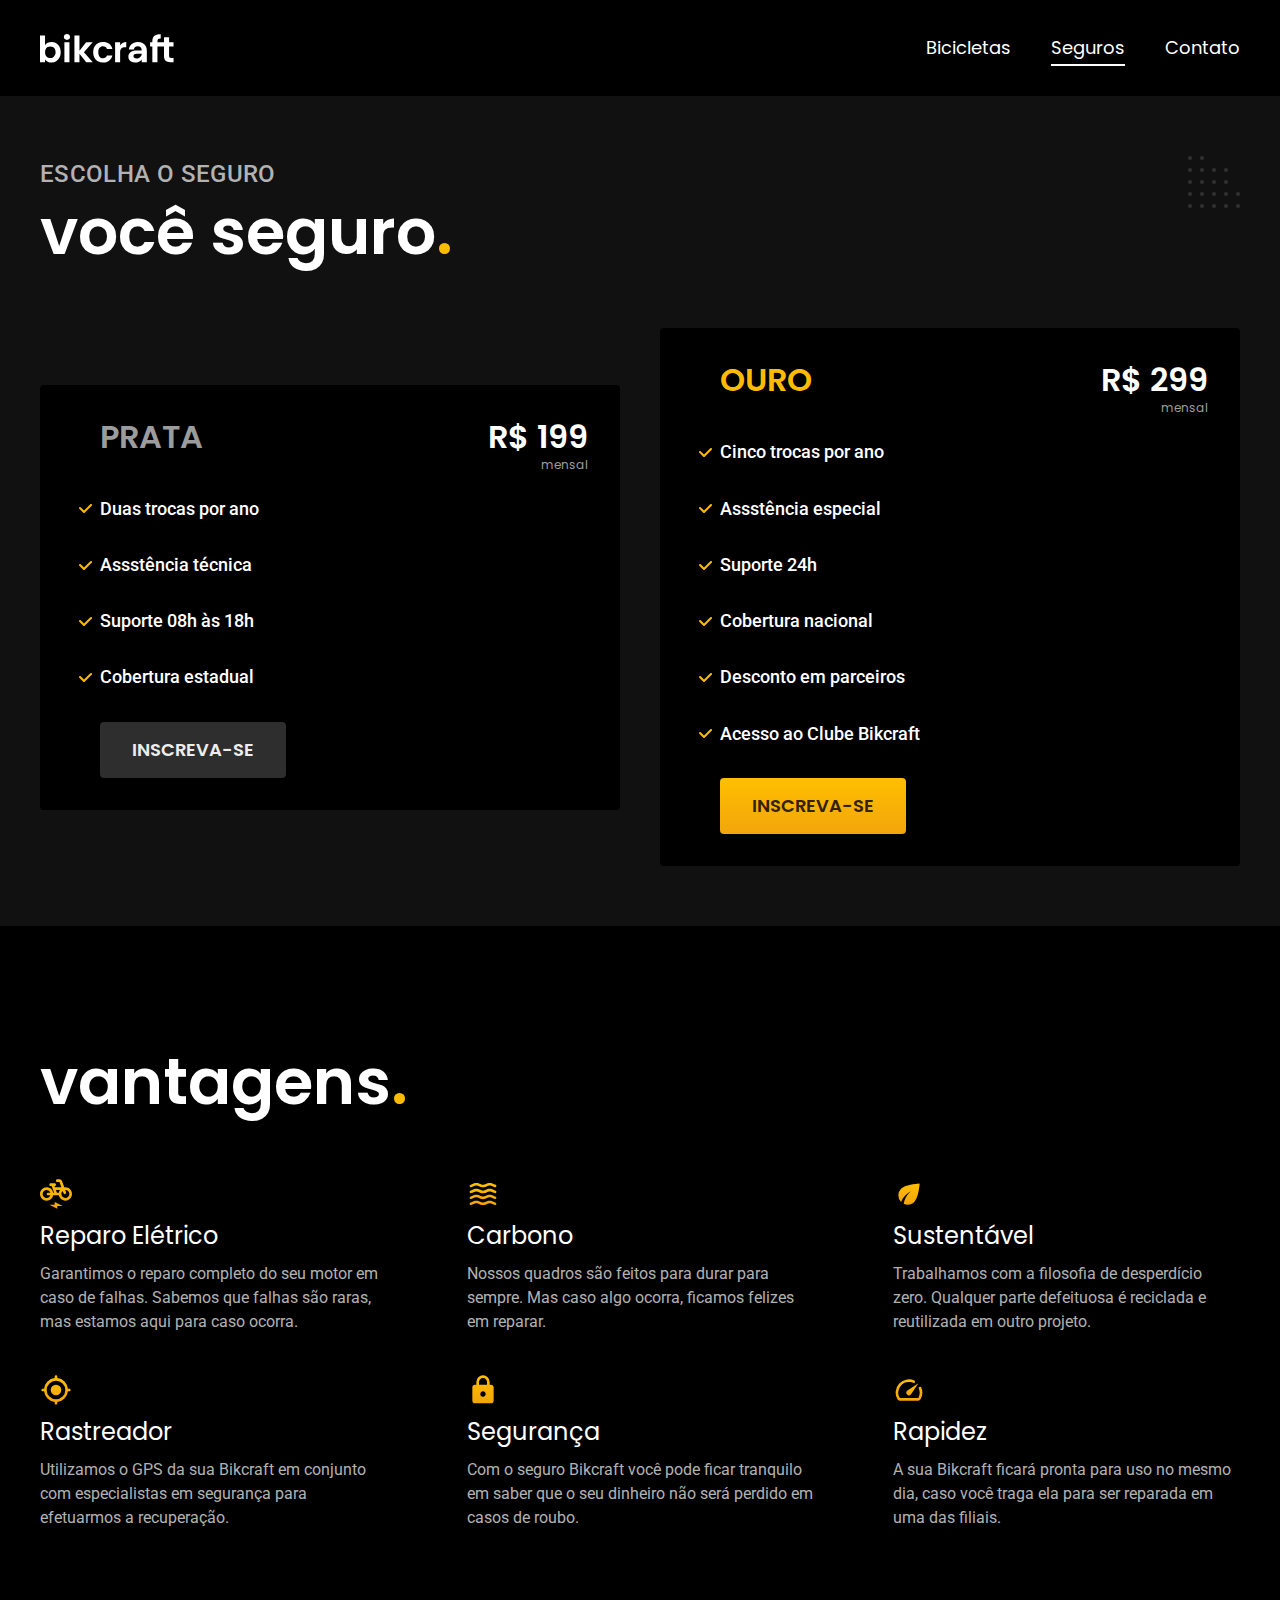
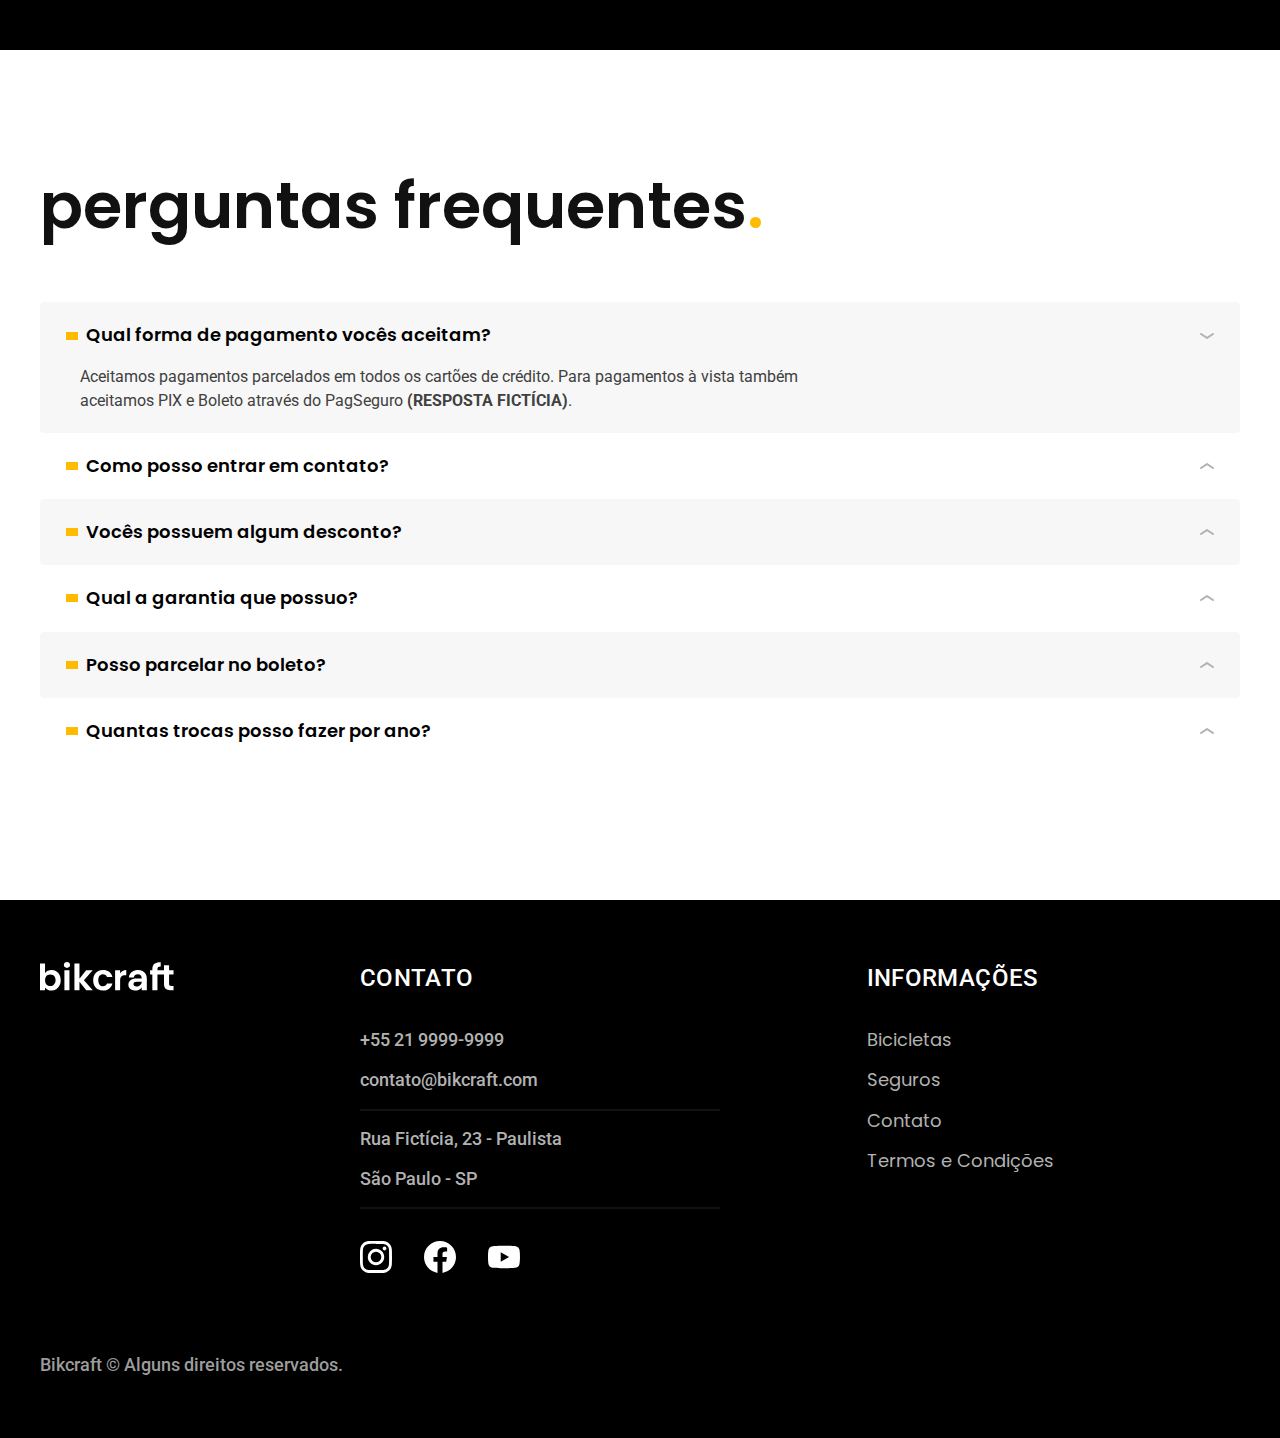
<file: seguros.html>
<!DOCTYPE html>
<html lang="pt-br">

<head>
  <meta charset="UTF-8">
  <meta http-equiv="X-UA-Compatible" content="IE=edge">
  <meta name="viewport" content="width=device-width, initial-scale=1.0">

  <title>Seguros | Bikcraft</title>

  <meta name="description" content="Seguros.">

  <link rel="icon" href="./favicon.svg" type="image/svg+xml">
  <link rel="preload" href="./css/style.min.css" as="style">
  <link rel="stylesheet" href="./css/style.min.css">

  <script>document.documentElement.classList.add('js');</script>

  <link rel="preconnect" href="https://fonts.googleapis.com">
  <link rel="preconnect" href="https://fonts.gstatic.com" crossorigin>
  <link href="https://fonts.googleapis.com/css2?family=Merriweather:ital,wght@1,900&family=Poppins:wght@400;600&family=Roboto:wght@400;500&display=swap" rel="stylesheet">
</head>

<body id="seguros">
  <header class="header-bg">
    <div class="header container">
      <a href="./">
        <img src="./img/bikcraft.svg" width="136" height="32" alt="Bikcraft">
      </a>

      <nav aria-label="primaria">
        <ul class="header-menu font-1-m cor-0">
          <li> <a href="./bicicletas.html">Bicicletas</a></li>
          <li> <a href="./seguros.html">Seguros</a></li>
          <li> <a href="./contato.html">Contato</a></li>
        </ul>
      </nav>
    </div>
  </header>

  <main class="seguros-bg">
    <div class="titulo-bg">
      <div class="titulo container">
        <p class="font-2-l-b cor-5">Escolha o seguro</p>
        <h1 class="font-1-xxl cor-0">você seguro<span class="cor-p1">.</span></h1>
      </div>
    </div>

    <div class="seguros container">
      <div class="seguros-item fadeInLeft" data-anime="200">
        <h3 class="font-1-xl cor-6">PRATA</h3>
        <span class="font-1-xl cor-0">R$ 199 <span class="font-1-xs cor-6">mensal</span></span>
        <ul class="font-2-m cor-0">
          <li>Duas trocas por ano</li>
          <li>Assstência técnica</li>
          <li>Suporte 08h às 18h</li>
          <li>Cobertura estadual</li>
        </ul>
        <a class="botao secundario" href="./orcamento.html?tipo=seguro&produto=prata">Inscreva-se</a>
      </div>

      <div class="seguros-item fadeInRight" data-anime="400">
        <h3 class="font-1-xl cor-p1">OURO</h3>
        <span class="font-1-xl cor-0">R$ 299 <span class="font-1-xs cor-6">mensal</span></span>
        <ul class="font-2-m cor-0">
          <li>Cinco trocas por ano</li>
          <li>Assstência especial</li>
          <li>Suporte 24h</li>
          <li>Cobertura nacional</li>
          <li>Desconto em parceiros</li>
          <li>Acesso ao Clube Bikcraft</li>
        </ul>
        <a class="botao" href="./orcamento.html?tipo=seguro&produto=ouro">Inscreva-se</a>
      </div>
    </div>
  </main>

  <article class="vantagens-bg">
    <div class="vantagens container">
      <h2 class="font-1-xxl cor-0">vantagens<span class="cor-p1">.</span></h2>
      <ul>
        <li>
          <img src="./img/icones/eletrica.svg" width="32" height="32" alt="">
          <h3 class="font-1-l cor-0">Reparo Elétrico</h3>
          <p class="font-2-s cor-5">Garantimos o reparo completo do seu motor em caso de falhas. Sabemos que falhas são raras, mas estamos aqui para caso ocorra.</p>
        </li>
        <li>
          <img src="./img/icones/carbono.svg" width="32" height="32" alt="">
          <h3 class="font-1-l cor-0">Carbono</h3>
          <p class="font-2-s cor-5">Nossos quadros são feitos para durar para sempre. Mas caso algo ocorra, ficamos felizes em reparar.</p>
        </li>
        <li>
          <img src="./img/icones/sustentavel.svg" width="32" height="32" alt="">
          <h3 class="font-1-l cor-0">Sustentável</h3>
          <p class="font-2-s cor-5">Trabalhamos com a filosofia de desperdício zero. Qualquer parte defeituosa é reciclada e reutilizada em outro projeto.</p>
        </li>
        <li>
          <img src="./img/icones/rastreador.svg" width="32" height="32" alt="">
          <h3 class="font-1-l cor-0">Rastreador</h3>
          <p class="font-2-s cor-5">Utilizamos o GPS da sua Bikcraft em conjunto com especialistas em segurança para efetuarmos a recuperação.</p>
        </li>
        <li>
          <img src="./img/icones/seguro.svg" width="32" height="32" alt="">
          <h3 class="font-1-l cor-0">Segurança</h3>
          <p class="font-2-s cor-5">Com o seguro Bikcraft você pode ficar tranquilo em saber que o seu dinheiro não será perdido em casos de roubo.</p>
        </li>
        <li>
          <img src="./img/icones/velocidade.svg" width="32" height="32" alt="">
          <h3 class="font-1-l cor-0">Rapidez</h3>
          <p class="font-2-s cor-5">A sua Bikcraft ficará pronta para uso no mesmo dia, caso você traga ela para ser reparada em uma das filiais.</p>
        </li>
      </ul>
    </div>
  </article>

  <article class="perguntas container">
    <h2 class="font-1-xxl">perguntas frequentes<span class="cor-p1">.</span></h2>

    <dl>
      <div>
        <dt><button class="font-1-m-b" aria-controls="pergunta1" aria-expanded="true">Qual forma de pagamento vocês aceitam?</button></dt>
        <dd id="pergunta1" class="font-2-s cor-9 ativa">Aceitamos pagamentos parcelados em todos os cartões de crédito. Para pagamentos à vista também aceitamos PIX e Boleto através do PagSeguro <strong>(RESPOSTA FICTÍCIA)</strong>.</dd>
      </div>
      <div>
        <dt><button class="font-1-m-b" aria-controls="pergunta2" aria-expanded="false">Como posso entrar em contato?</button></dt>
        <dd id="pergunta2" class="font-2-s cor-9">Aceitamos pagamentos parcelados em todos os cartões de crédito. Para pagamentos à vista também aceitamos PIX e Boleto através do PagSeguro <strong>(RESPOSTA FICTÍCIA)</strong>.</dd>
      </div>
      <div>
        <dt><button class="font-1-m-b" aria-controls="pergunta3" aria-expanded="false">Vocês possuem algum desconto?</button></dt>
        <dd id="pergunta3" class="font-2-s cor-9">Aceitamos pagamentos parcelados em todos os cartões de crédito. Para pagamentos à vista também aceitamos PIX e Boleto através do PagSeguro <strong>(RESPOSTA FICTÍCIA)</strong>.</dd>
      </div>
      <div>
        <dt><button class="font-1-m-b" aria-controls="pergunta4" aria-expanded="false">Qual a garantia que possuo?</button></dt>
        <dd id="pergunta4" class="font-2-s cor-9">Aceitamos pagamentos parcelados em todos os cartões de crédito. Para pagamentos à vista também aceitamos PIX e Boleto através do PagSeguro <strong>(RESPOSTA FICTÍCIA)</strong>.</dd>
      </div>
      <div>
        <dt><button class="font-1-m-b" aria-controls="pergunta5" aria-expanded="false">Posso parcelar no boleto?</button></dt>
        <dd id="pergunta5" class="font-2-s cor-9">Aceitamos pagamentos parcelados em todos os cartões de crédito. Para pagamentos à vista também aceitamos PIX e Boleto através do PagSeguro <strong>(RESPOSTA FICTÍCIA)</strong>.</dd>
      </div>
      <div>
        <dt><button class="font-1-m-b" aria-controls="pergunta6" aria-expanded="false">Quantas trocas posso fazer por ano?</button></dt>
        <dd id="pergunta6" class="font-2-s cor-9">Aceitamos pagamentos parcelados em todos os cartões de crédito. Para pagamentos à vista também aceitamos PIX e Boleto através do PagSeguro <strong>(RESPOSTA FICTÍCIA)</strong>.</dd>
      </div>
    </dl>
  </article>

  <footer class="footer-bg">
    <div class="footer container">
      <img src="./img/bikcraft.svg" width="136" height="32" alt="Bikcraft">
      <div class="footer-contato">
        <h3 class="font-2-l-b cor-0">Contato</h3>
        <ul class="font-2-m cor-5">
          <li><a href="tel:++552199999999">+55 21 9999-9999</a></li>
          <li><a href="mailto:contato@bikcraft.com">contato@bikcraft.com</a></li>
          <li>Rua Fictícia, 23 - Paulista</li>
          <li>São Paulo - SP</li>
        </ul>
        <div class="footer-redes">
          <a href="https://www.instagram.com">
            <img src="./img/redes/instagram.svg" width="32" height="32" alt="Instagram">
          </a>
          <a href="https://www.facebook.com">
            <img src="./img/redes/facebook.svg" width="32" height="32" alt="Facebook">
          </a>
          <a href="https://www.youtube.com">
            <img src="./img/redes/youtube.svg" width="32" height="32" alt="YouTube">
          </a>
        </div>
      </div>
      <div class="footer-informacoes">
        <h3 class="font-2-l-b cor-0">Informações</h3>
        <nav>
          <ul class="font-1-m cor-5">
            <li> <a href="./bicicletas.html">Bicicletas</a></li>
            <li> <a href="./seguros.html">Seguros</a></li>
            <li> <a href="./contato.html">Contato</a></li>
            <li> <a href="./termos.html">Termos e Condições</a></li>
          </ul>
        </nav>
      </div>
      <p class="footer-copy font-2-m cor-6">Bikcraft © Alguns direitos reservados.</p>
    </div>
  </footer>

  <script src="./js/plug-ins/simple-anime.js"></script>
  <script src="./js/script.js"></script>
</body>

</html>
</file>
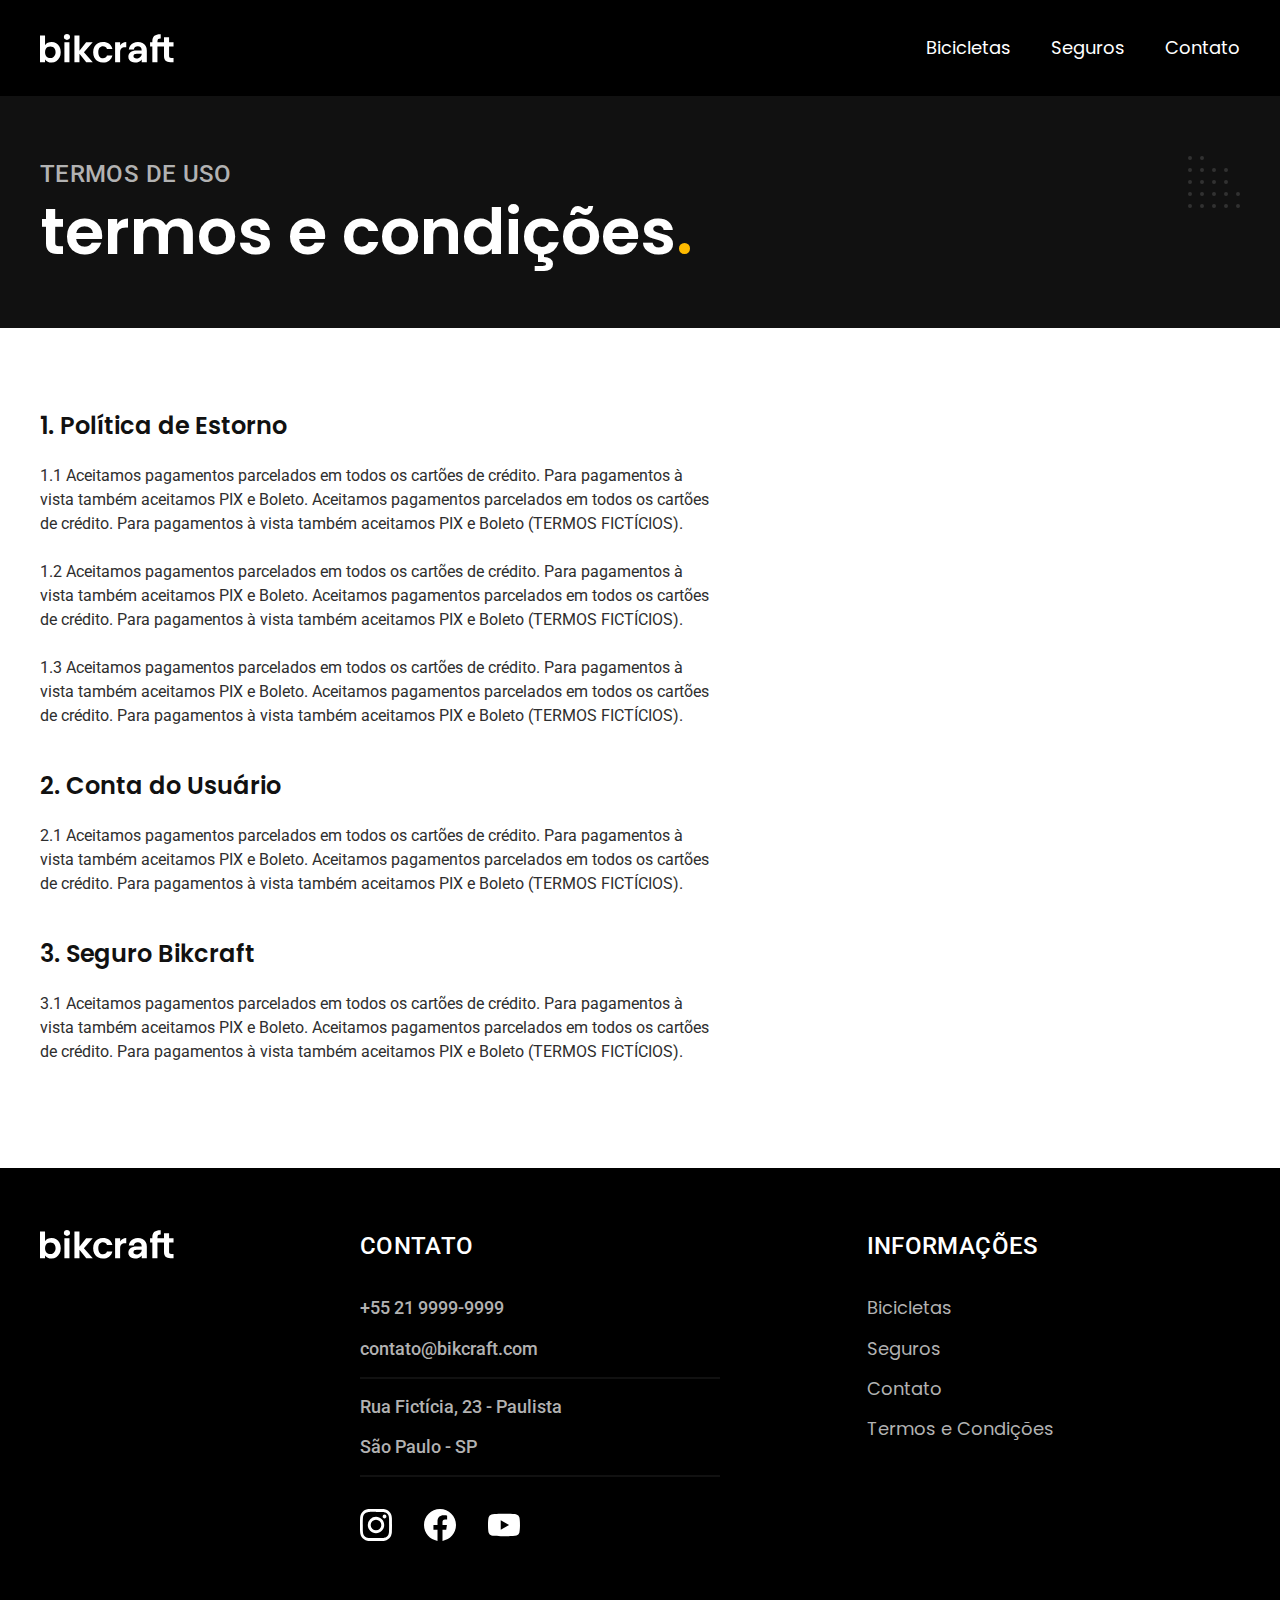
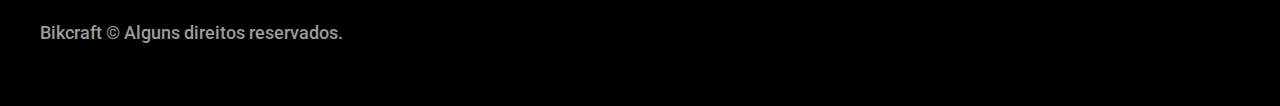
<file: termos.html>
<!DOCTYPE html>
<html lang="pt-br">

<head>
  <meta charset="UTF-8">
  <meta http-equiv="X-UA-Compatible" content="IE=edge">
  <meta name="viewport" content="width=device-width, initial-scale=1.0">

  <title>Termos e Condições | Bikcraft</title>

  <meta name="description" content="Termos e condições.">

  <link rel="icon" href="./favicon.svg" type="image/svg+xml">
  <link rel="preload" href="./css/style.min.css" as="style">
  <link rel="stylesheet" href="./css/style.min.css">

  <script>document.documentElement.classList.add('js');</script>

  <link rel="preconnect" href="https://fonts.googleapis.com">
  <link rel="preconnect" href="https://fonts.gstatic.com" crossorigin>
  <link href="https://fonts.googleapis.com/css2?family=Merriweather:ital,wght@1,900&family=Poppins:wght@400;600&family=Roboto:wght@400;500&display=swap" rel="stylesheet">
</head>

<body id="termos">
  <header class="header-bg">
    <div class="header container">
      <a href="./">
        <img src="./img/bikcraft.svg" width="136" height="32" alt="Bikcraft">
      </a>

      <nav aria-label="primaria">
        <ul class="header-menu font-1-m cor-0">
          <li> <a href="./bicicletas.html">Bicicletas</a></li>
          <li> <a href="./seguros.html">Seguros</a></li>
          <li> <a href="./contato.html">Contato</a></li>
        </ul>
      </nav>
    </div>
  </header>

  <main>
    <div class="titulo-bg">
      <div class="titulo container">
        <p class="font-2-l-b cor-5">Termos de uso</p>
        <h1 class="font-1-xxl cor-0">termos e condições<span class="cor-p1">.</span></h1>
      </div>
    </div>

    <div class="termos font-2-s cor-10 container">
      <h2 class="font-1-l cor-11">1. Política de Estorno</h2>
      <p>1.1 Aceitamos pagamentos parcelados em todos os cartões de crédito. Para pagamentos à vista também aceitamos PIX e Boleto. Aceitamos pagamentos parcelados em todos os cartões de crédito. Para pagamentos à vista também aceitamos PIX e Boleto (TERMOS FICTÍCIOS).</p>
      <p>1.2 Aceitamos pagamentos parcelados em todos os cartões de crédito. Para pagamentos à vista também aceitamos PIX e Boleto. Aceitamos pagamentos parcelados em todos os cartões de crédito. Para pagamentos à vista também aceitamos PIX e Boleto (TERMOS FICTÍCIOS).</p>
      <p>1.3 Aceitamos pagamentos parcelados em todos os cartões de crédito. Para pagamentos à vista também aceitamos PIX e Boleto. Aceitamos pagamentos parcelados em todos os cartões de crédito. Para pagamentos à vista também aceitamos PIX e Boleto (TERMOS FICTÍCIOS).</p>
      <h2 class="font-1-l cor-11">2. Conta do Usuário</h2>
      <p>2.1 Aceitamos pagamentos parcelados em todos os cartões de crédito. Para pagamentos à vista também aceitamos PIX e Boleto. Aceitamos pagamentos parcelados em todos os cartões de crédito. Para pagamentos à vista também aceitamos PIX e Boleto (TERMOS FICTÍCIOS).</p>
      <h2 class="font-1-l cor-11">3. Seguro Bikcraft</h2>
      <p>3.1 Aceitamos pagamentos parcelados em todos os cartões de crédito. Para pagamentos à vista também aceitamos PIX e Boleto. Aceitamos pagamentos parcelados em todos os cartões de crédito. Para pagamentos à vista também aceitamos PIX e Boleto (TERMOS FICTÍCIOS).</p>
    </div>
  </main>

  <footer class="footer-bg">
    <div class="footer container">
      <img src="./img/bikcraft.svg" width="136" height="32" alt="Bikcraft">
      <div class="footer-contato">
        <h3 class="font-2-l-b cor-0">Contato</h3>
        <ul class="font-2-m cor-5">
          <li><a href="tel:++552199999999">+55 21 9999-9999</a></li>
          <li><a href="mailto:contato@bikcraft.com">contato@bikcraft.com</a></li>
          <li>Rua Fictícia, 23 - Paulista</li>
          <li>São Paulo - SP</li>
        </ul>
        <div class="footer-redes">
          <a href="https://www.instagram.com">
            <img src="./img/redes/instagram.svg" width="32" height="32" alt="Instagram">
          </a>
          <a href="https://www.facebook.com">
            <img src="./img/redes/facebook.svg" width="32" height="32" alt="Facebook">
          </a>
          <a href="https://www.youtube.com">
            <img src="./img/redes/youtube.svg" width="32" height="32" alt="YouTube">
          </a>
        </div>
      </div>
      <div class="footer-informacoes">
        <h3 class="font-2-l-b cor-0">Informações</h3>
        <nav>
          <ul class="font-1-m cor-5">
            <li> <a href="./bicicletas.html">Bicicletas</a></li>
            <li> <a href="./seguros.html">Seguros</a></li>
            <li> <a href="./contato.html">Contato</a></li>
            <li> <a href="./termos.html">Termos e Condições</a></li>
          </ul>
        </nav>
      </div>
      <p class="footer-copy font-2-m cor-6">Bikcraft © Alguns direitos reservados.</p>
    </div>
  </footer>
  <script src="./js/script.js"></script>
</body>

</html>
</file>
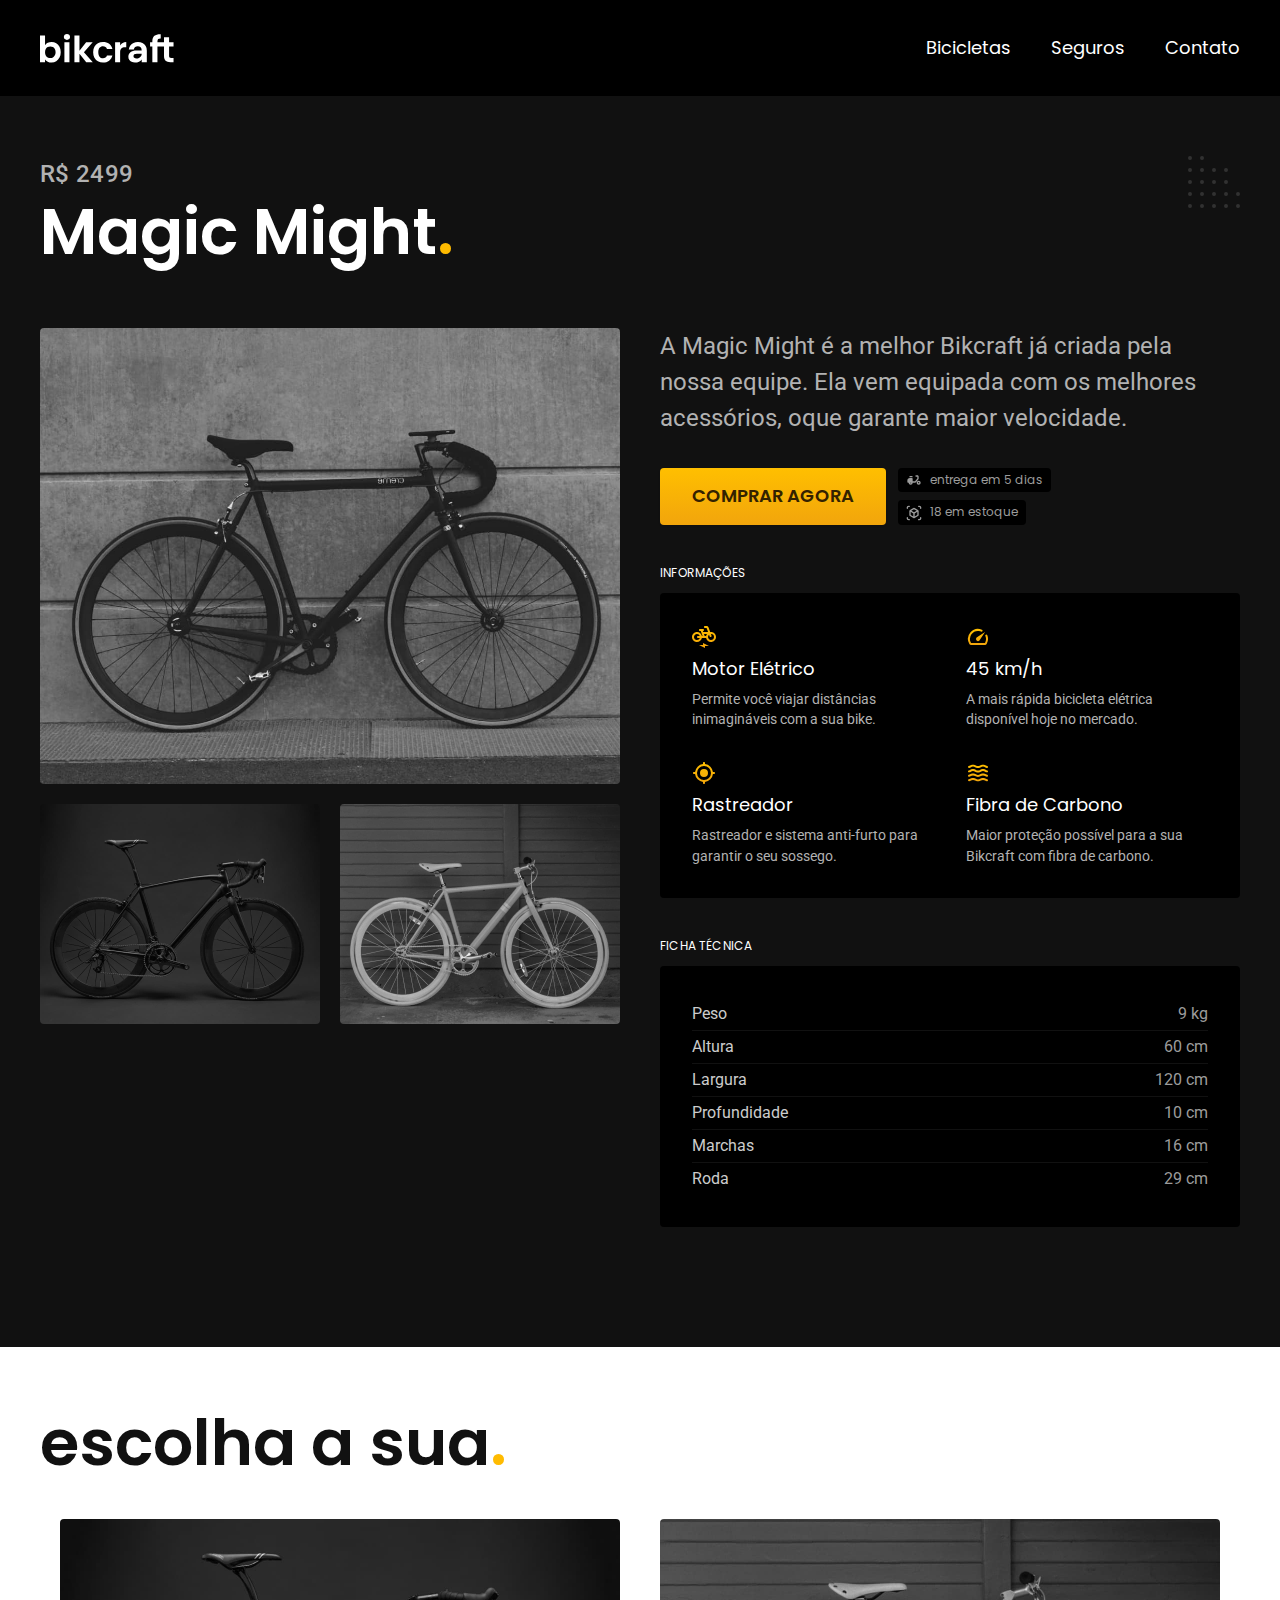
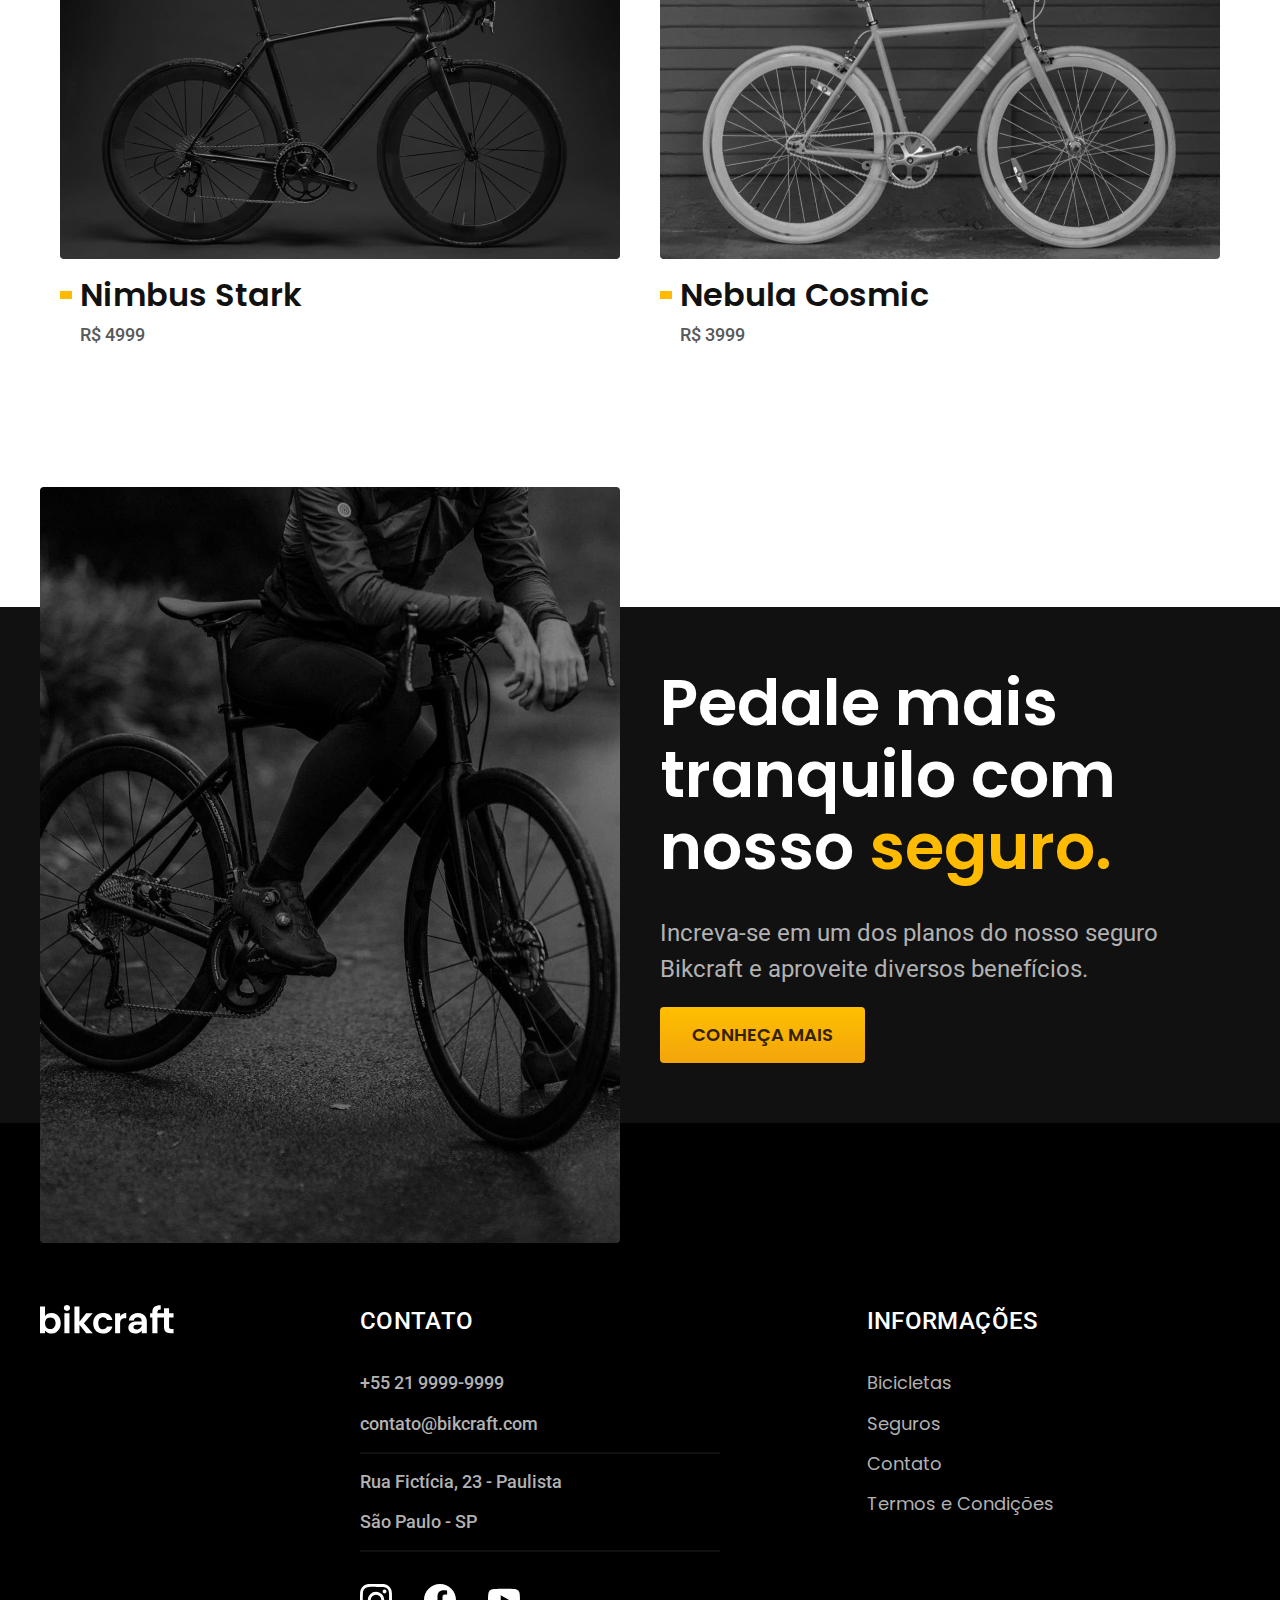
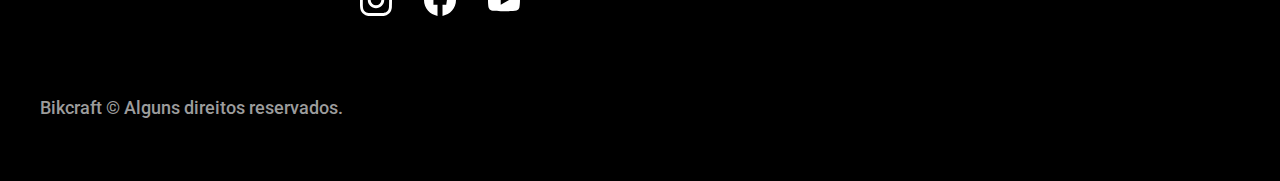
<file: bicicletas/magic.html>
<!DOCTYPE html>
<html lang="pt-br">

<head>
  <meta charset="UTF-8">
  <meta http-equiv="X-UA-Compatible" content="IE=edge">
  <meta name="viewport" content="width=device-width, initial-scale=1.0">
  <title>Magic | Bikcraft</title>
  <meta name="description" content="Bicicletas.">

  <link rel="icon" href="../favicon.svg" type="image/svg+xml">
  <link rel="preload" href="../css/style.min.css" as="style">
  <link rel="stylesheet" href="../css/style.min.css">
  <script>document.documentElement.classList.add('js');</script>

  <link rel="preconnect" href="https://fonts.googleapis.com">
  <link rel="preconnect" href="https://fonts.gstatic.com" crossorigin>
  <link href="https://fonts.googleapis.com/css2?family=Merriweather:ital,wght@1,900&family=Poppins:wght@400;600&family=Roboto:wght@400;500&display=swap" rel="stylesheet">

</head>

<body id="bicicleta">
  <header class="header-bg">
    <div class="header container">
      <a href="../">
        <img src="../img/bikcraft.svg" alt="Bikcraft">
      </a>

      <nav aria-label="primaria">
        <ul class="header-menu font-1-m cor-0">
          <li> <a href="../bicicletas.html">Bicicletas</a></li>
          <li> <a href="../seguros.html">Seguros</a></li>
          <li> <a href="../contato.html">Contato</a></li>
        </ul>
      </nav>
    </div>
  </header>

  <main class="titulo-bg">
    <div>
      <div class="titulo container">
        <p class="font-2-l-b cor-5">R$ 2499</p>
        <h1 class="font-1-xxl cor-0">Magic Might<span class="cor-p1">.</span></h1>
      </div>
    </div>
    <div class="bicicleta container">
      <div class="bicicleta-imagens">
        <img src="../img/bicicleta/nimbus2.jpg" alt="Bicicleta preta">
        <img src="../img/bicicleta/nimbus1.jpg" alt="Bicicleta preta">
        <img src="../img/bicicleta/nimbus3.jpg" alt="Bicicleta branca">
      </div>
      <div class="bicicleta-conteudo">
        <p class="font-2-l cor-5">A Magic Might é a melhor Bikcraft já criada pela nossa equipe. Ela vem equipada com os melhores acessórios, oque garante maior velocidade.</p>
        <div class="bicicleta-comprar">
          <a class="botao" href="../orcamento.html?tipo=bikcraft&produto=magic">Comprar Agora</a>
          <span class="font-1-xs cor-6"><img src="../img/icones/entrega.svg" alt=""> entrega em 5 dias</span>
          <span class="font-1-xs cor-6"><img src="../img/icones/estoque.svg" alt=""> 18 em estoque</span>
        </div>
        <h2 class="font-1-xs cor-0">Informações</h2>
        <ul class="bicicleta-informacoes">
          <li>
            <img src="../img/icones/eletrica.svg" alt="">
            <h3 class="font-1-m cor-0">Motor Elétrico</h3>
            <p class="font-2-xs cor-5">Permite você viajar distâncias inimagináveis com a sua bike.</p>
          </li>
          <li>
            <img src="../img/icones/velocidade.svg" alt="">
            <h3 class="font-1-m cor-0">45 km/h</h3>
            <p class="font-2-xs cor-5">A mais rápida bicicleta elétrica disponível hoje no mercado.</p>
          </li>
          <li>
            <img src="../img/icones/rastreador.svg" alt="">
            <h3 class="font-1-m cor-0">Rastreador</h3>
            <p class="font-2-xs cor-5">Rastreador e sistema anti-furto para garantir o seu sossego.</p>
          </li>
          <li>
            <img src="../img/icones/carbono.svg" alt="">
            <h3 class="font-1-m cor-0">Fibra de Carbono</h3>
            <p class="font-2-xs cor-5">Maior proteção possível para a sua Bikcraft com fibra de carbono.</p>
          </li>
        </ul>
        <h2 class="font-1-xs cor-0">Ficha técnica</h2>
        <ul class="bicicleta-ficha font-2-s cor-4">
          <li>Peso <span>9 kg</span></li>
          <li>Altura <span>60 cm</span></li>
          <li>Largura <span>120 cm</span></li>
          <li>Profundidade <span>10 cm</span></li>
          <li>Marchas <span>16 cm</span></li>
          <li>Roda <span>29 cm</span></li>
        </ul>
      </div>
    </div>
  </main>

  <article class="bicicletas-lista container">
    <h2 class="font-1-xxl">escolha a sua<span class="cor-p1">.</span></h2>

    <ul>
      <li>
        <a href="./nimbus.html">
          <img src="../img/bicicletas/nimbus.jpg" alt="Bicicleta preta">
          <h3 class="font-1-xl">Nimbus Stark</h3>
          <span class="font-2-m cor-8">R$ 4999</span>
        </a>
      </li>
      <li>
        <a href="./nebula.html">
          <img src="../img/bicicletas/nebula.jpg" alt="Bicicleta preta">
          <h3 class="font-1-xl">Nebula Cosmic</h3>
          <span class="font-2-m cor-8">R$ 3999</span>
        </a>
      </li>
    </ul>
  </article>

  <article class="seguro-bg">
    <div class="seguro container">
      <div class="seguro-imagem">
        <img src="../img/fotos/seguros.jpg" alt="Pessoa parada em cima de uma bicicleta.">
      </div>
      <div class="seguro-conteudo">
        <h2 class="font-1-xxl cor-0">Pedale mais tranquilo com nosso <span class="cor-p1">seguro.</span></h2>
        <p class="font-2-l cor-5">Increva-se em um dos planos do nosso seguro Bikcraft e aproveite diversos benefícios.</p>
        <a class="botao" href="../seguros.html">Conheça Mais</a>
      </div>
    </div>
  </article>

  <footer class="footer-bg">
    <div class="footer container">
      <img src="../img/bikcraft.svg" alt="Bikcraft">
      <div class="footer-contato">
        <h3 class="font-2-l-b cor-0">Contato</h3>
        <ul class="font-2-m cor-5">
          <li><a href="tel:++552199999999">+55 21 9999-9999</a></li>
          <li><a href="mailto:contato@bikcraft.com">contato@bikcraft.com</a></li>
          <li>Rua Fictícia, 23 - Paulista</li>
          <li>São Paulo - SP</li>
        </ul>
        <div class="footer-redes">
          <a href="https://www.instagram.com">
            <img src="../img/redes/instagram.svg" alt="Instagram">
          </a>
          <a href="https://www.facebook.com">
            <img src="../img/redes/facebook.svg" alt="Facebook">
          </a>
          <a href="https://www.youtube.com">
            <img src="../img/redes/youtube.svg" alt="YouTube">
          </a>
        </div>
      </div>
      <div class="footer-informacoes">
        <h3 class="font-2-l-b cor-0">Informações</h3>
        <nav>
          <ul class="font-1-m cor-5">
            <li> <a href="../bicicletas.html">Bicicletas</a></li>
            <li> <a href="../seguros.html">Seguros</a></li>
            <li> <a href="../contato.html">Contato</a></li>
            <li> <a href="../termos.html">Termos e Condições</a></li>
          </ul>
        </nav>
      </div>
      <p class="footer-copy font-2-m cor-6">Bikcraft © Alguns direitos reservados.</p>
    </div>
  </footer>
  <script src="../js/script.js"></script>
</body>

</html>
</file>
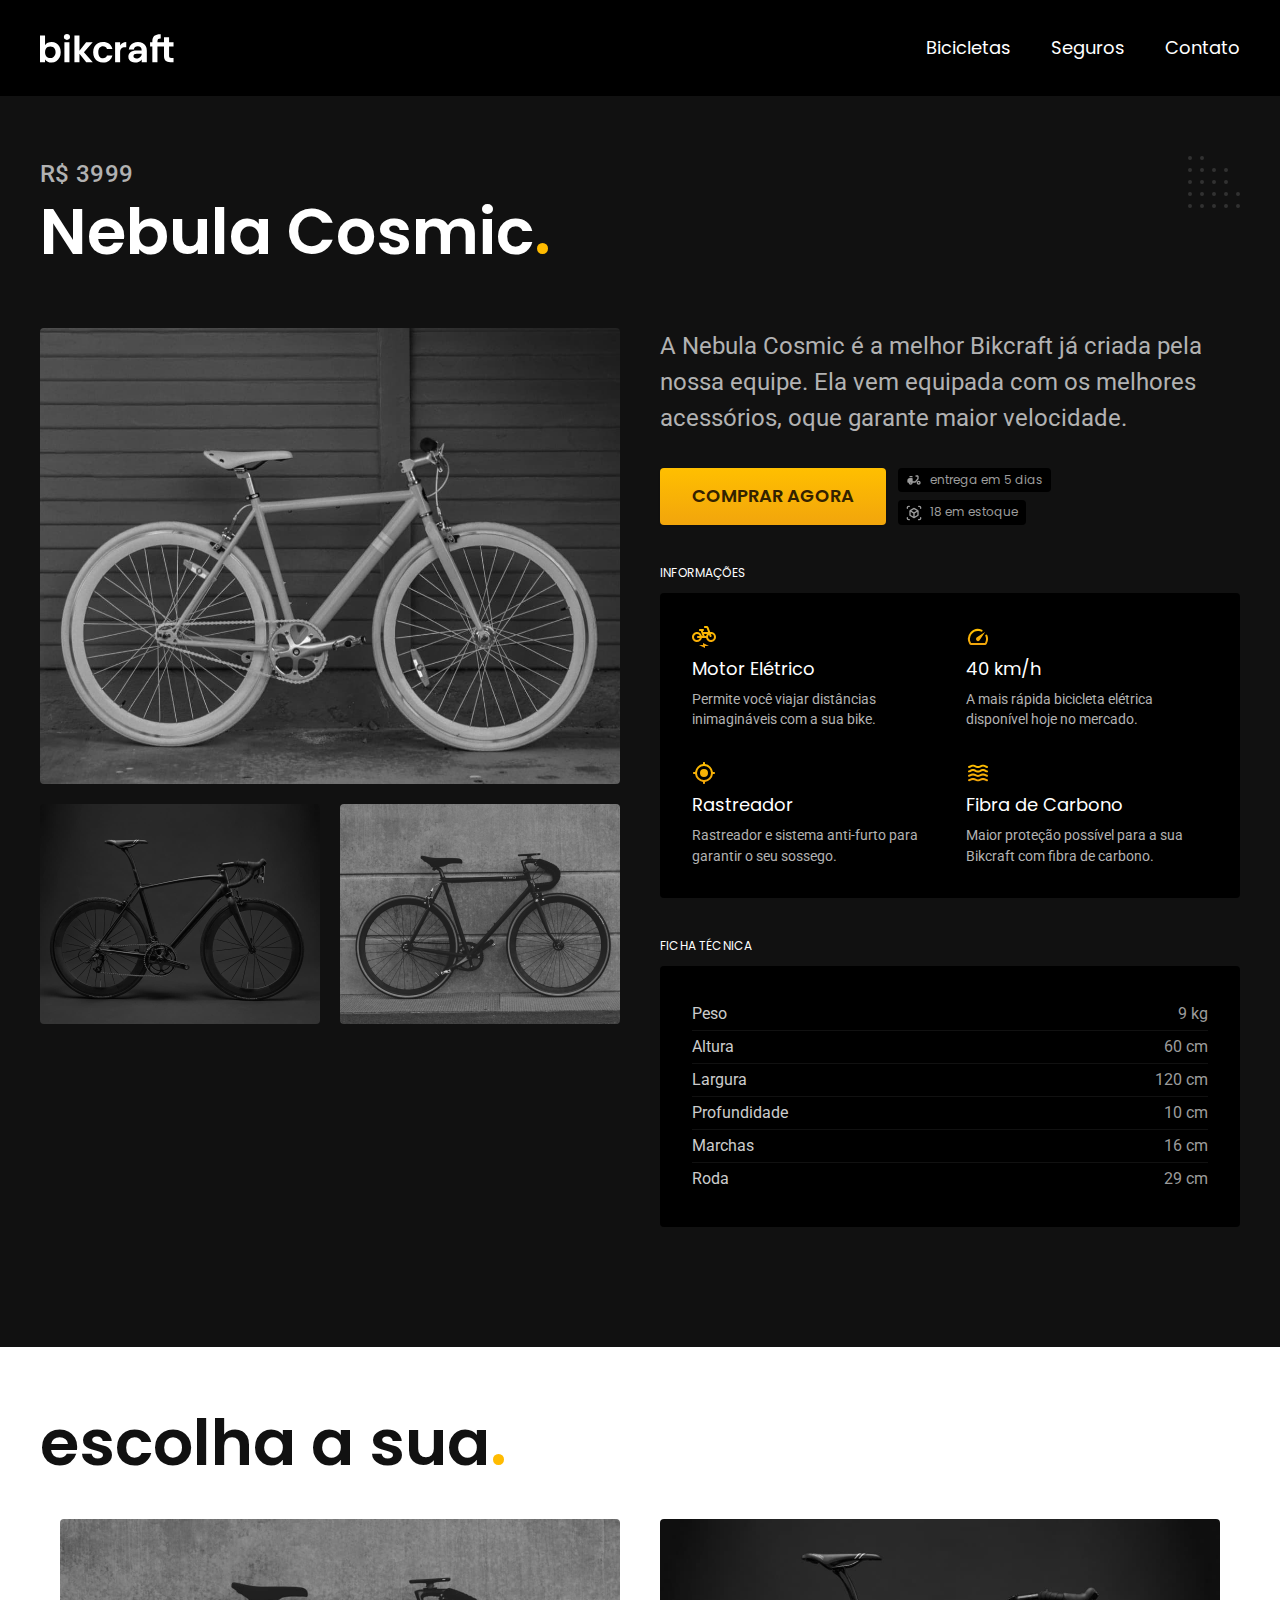
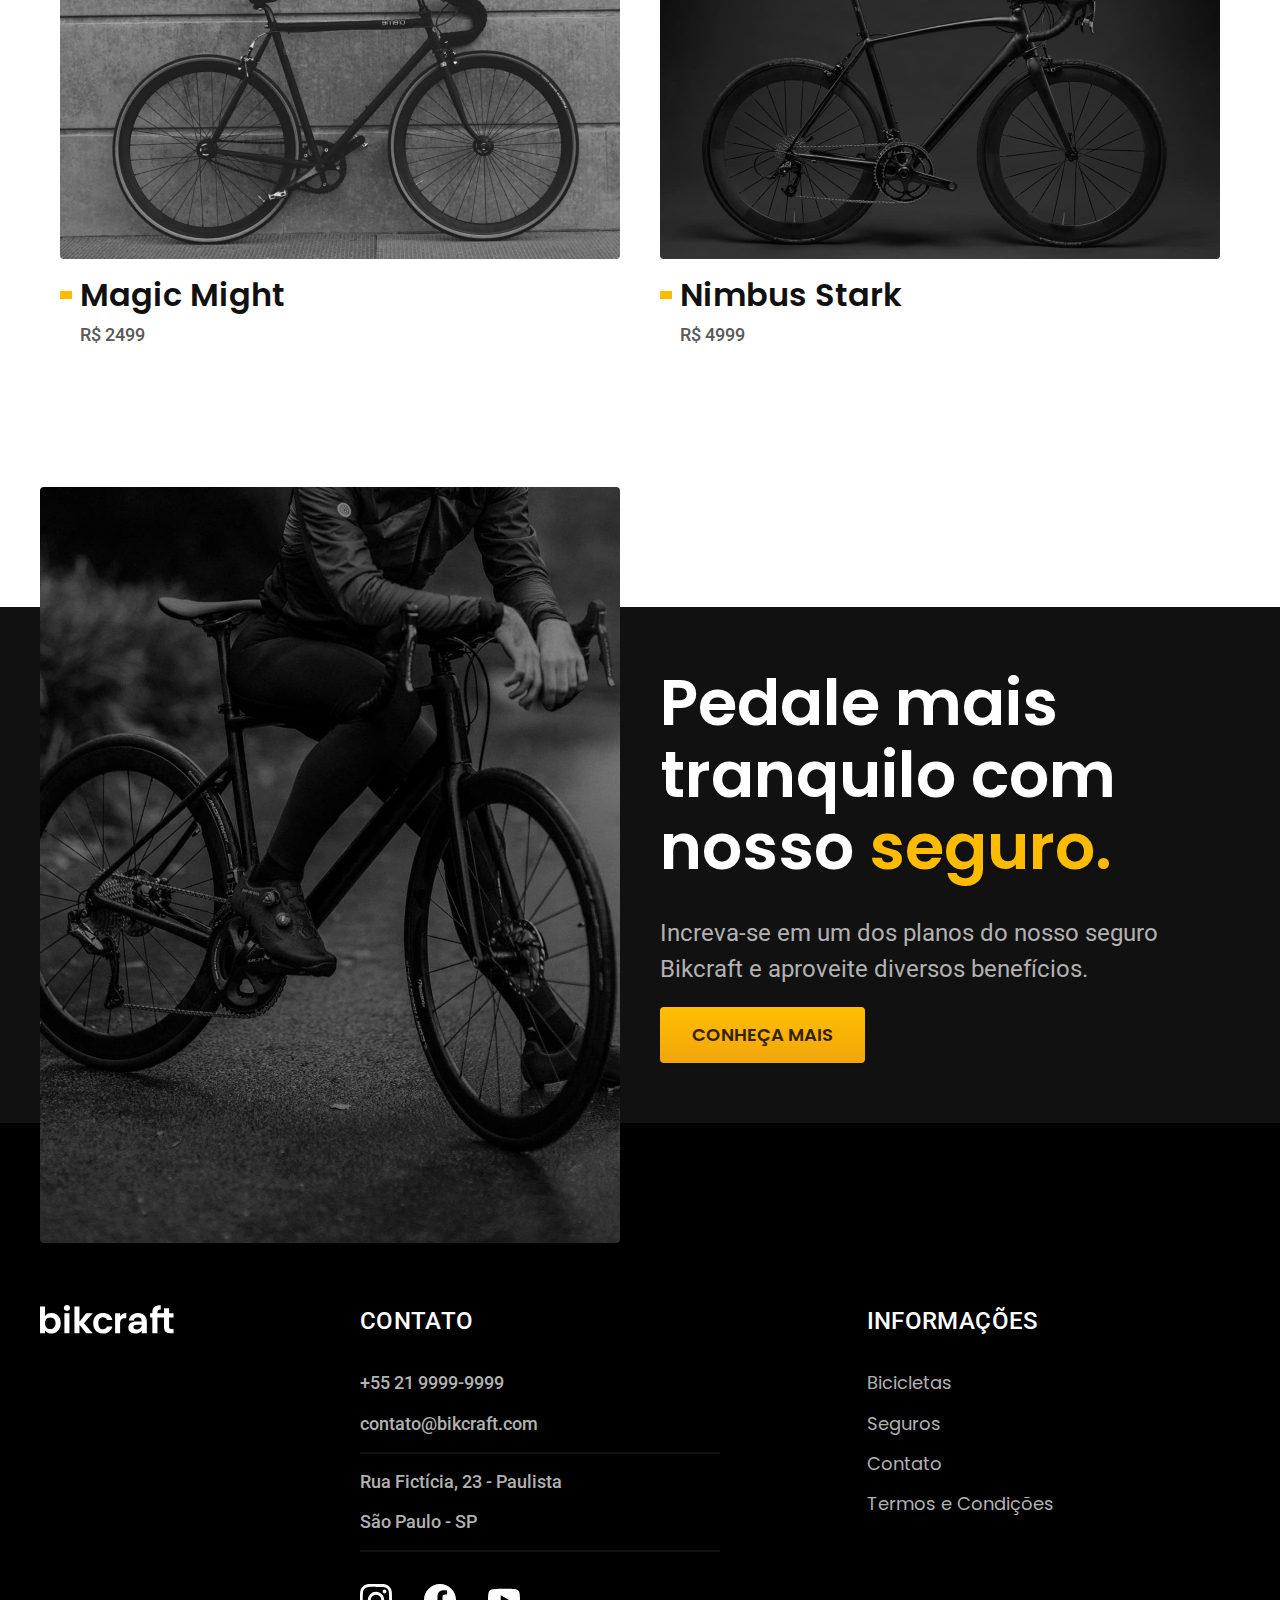
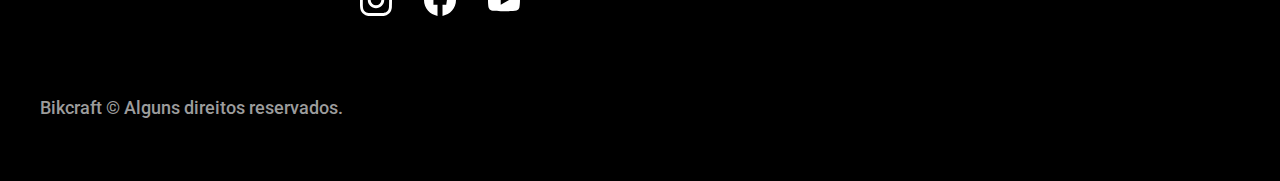
<file: bicicletas/nebula.html>
<!DOCTYPE html>
<html lang="pt-br">

<head>
  <meta charset="UTF-8">
  <meta http-equiv="X-UA-Compatible" content="IE=edge">
  <meta name="viewport" content="width=device-width, initial-scale=1.0">
  <title>Nebula | Bikcraft</title>
  <meta name="description" content="Bicicletas.">

  <link rel="icon" href="../favicon.svg" type="image/svg+xml">
  <link rel="preload" href="../css/style.min.css" as="style">
  <link rel="stylesheet" href="../css/style.min.css">
  <script>document.documentElement.classList.add('js');</script>

  <link rel="preconnect" href="https://fonts.googleapis.com">
  <link rel="preconnect" href="https://fonts.gstatic.com" crossorigin>
  <link href="https://fonts.googleapis.com/css2?family=Merriweather:ital,wght@1,900&family=Poppins:wght@400;600&family=Roboto:wght@400;500&display=swap" rel="stylesheet">
</head>

<body id="bicicleta">
  <header class="header-bg">
    <div class="header container">
      <a href="../">
        <img src="../img/bikcraft.svg" alt="Bikcraft">
      </a>

      <nav aria-label="primaria">
        <ul class="header-menu font-1-m cor-0">
          <li> <a href="../bicicletas.html">Bicicletas</a></li>
          <li> <a href="../seguros.html">Seguros</a></li>
          <li> <a href="../contato.html">Contato</a></li>
        </ul>
      </nav>
    </div>
  </header>

  <main class="titulo-bg">
    <div>
      <div class="titulo container">
        <p class="font-2-l-b cor-5">R$ 3999</p>
        <h1 class="font-1-xxl cor-0">Nebula Cosmic<span class="cor-p1">.</span></h1>
      </div>
    </div>
    <div class="bicicleta container">
      <div class="bicicleta-imagens">
        <img src="../img/bicicleta/nimbus3.jpg" alt="Bicicleta branca">
        <img src="../img/bicicleta/nimbus1.jpg" alt="Bicicleta preta">
        <img src="../img/bicicleta/nimbus2.jpg" alt="Bicicleta preta">
      </div>
      <div class="bicicleta-conteudo">
        <p class="font-2-l cor-5">A Nebula Cosmic é a melhor Bikcraft já criada pela nossa equipe. Ela vem equipada com os melhores acessórios, oque garante maior velocidade.</p>
        <div class="bicicleta-comprar">
          <a class="botao" href="../orcamento.html?tipo=bikcraft&produto=nebula">Comprar Agora</a>
          <span class="font-1-xs cor-6"><img src="../img/icones/entrega.svg" alt=""> entrega em 5 dias</span>
          <span class="font-1-xs cor-6"><img src="../img/icones/estoque.svg" alt=""> 18 em estoque</span>
        </div>
        <h2 class="font-1-xs cor-0">Informações</h2>
        <ul class="bicicleta-informacoes">
          <li>
            <img src="../img/icones/eletrica.svg" alt="">
            <h3 class="font-1-m cor-0">Motor Elétrico</h3>
            <p class="font-2-xs cor-5">Permite você viajar distâncias inimagináveis com a sua bike.</p>
          </li>
          <li>
            <img src="../img/icones/velocidade.svg" alt="">
            <h3 class="font-1-m cor-0">40 km/h</h3>
            <p class="font-2-xs cor-5">A mais rápida bicicleta elétrica disponível hoje no mercado.</p>
          </li>
          <li>
            <img src="../img/icones/rastreador.svg" alt="">
            <h3 class="font-1-m cor-0">Rastreador</h3>
            <p class="font-2-xs cor-5">Rastreador e sistema anti-furto para garantir o seu sossego.</p>
          </li>
          <li>
            <img src="../img/icones/carbono.svg" alt="">
            <h3 class="font-1-m cor-0">Fibra de Carbono</h3>
            <p class="font-2-xs cor-5">Maior proteção possível para a sua Bikcraft com fibra de carbono.</p>
          </li>
        </ul>
        <h2 class="font-1-xs cor-0">Ficha técnica</h2>
        <ul class="bicicleta-ficha font-2-s cor-4">
          <li>Peso <span>9 kg</span></li>
          <li>Altura <span>60 cm</span></li>
          <li>Largura <span>120 cm</span></li>
          <li>Profundidade <span>10 cm</span></li>
          <li>Marchas <span>16 cm</span></li>
          <li>Roda <span>29 cm</span></li>
        </ul>
      </div>
    </div>
  </main>

  <article class="bicicletas-lista container">
    <h2 class="font-1-xxl">escolha a sua<span class="cor-p1">.</span></h2>

    <ul>
      <li>
        <a href="./magic.html">
          <img src="../img/bicicletas/magic.jpg" alt="Bicicleta preta">
          <h3 class="font-1-xl">Magic Might</h3>
          <span class="font-2-m cor-8">R$ 2499</span>
        </a>
      </li>
      <li>
        <a href="./nimbus.html">
          <img src="../img/bicicletas/nimbus.jpg" alt="Bicicleta preta">
          <h3 class="font-1-xl">Nimbus Stark</h3>
          <span class="font-2-m cor-8">R$ 4999</span>
        </a>
      </li>
    </ul>
  </article>

  <article class="seguro-bg">
    <div class="seguro container">
      <div class="seguro-imagem">
        <img src="../img/fotos/seguros.jpg" alt="Pessoa parada em cima de uma bicicleta.">
      </div>
      <div class="seguro-conteudo">
        <h2 class="font-1-xxl cor-0">Pedale mais tranquilo com nosso <span class="cor-p1">seguro.</span></h2>
        <p class="font-2-l cor-5">Increva-se em um dos planos do nosso seguro Bikcraft e aproveite diversos benefícios.</p>
        <a class="botao" href="../seguros.html">Conheça Mais</a>
      </div>
    </div>
  </article>

  <footer class="footer-bg">
    <div class="footer container">
      <img src="../img/bikcraft.svg" alt="Bikcraft">
      <div class="footer-contato">
        <h3 class="font-2-l-b cor-0">Contato</h3>
        <ul class="font-2-m cor-5">
          <li><a href="tel:++552199999999">+55 21 9999-9999</a></li>
          <li><a href="mailto:contato@bikcraft.com">contato@bikcraft.com</a></li>
          <li>Rua Fictícia, 23 - Paulista</li>
          <li>São Paulo - SP</li>
        </ul>
        <div class="footer-redes">
          <a href="https://www.instagram.com">
            <img src="../img/redes/instagram.svg" alt="Instagram">
          </a>
          <a href="https://www.facebook.com">
            <img src="../img/redes/facebook.svg" alt="Facebook">
          </a>
          <a href="https://www.youtube.com">
            <img src="../img/redes/youtube.svg" alt="YouTube">
          </a>
        </div>
      </div>
      <div class="footer-informacoes">
        <h3 class="font-2-l-b cor-0">Informações</h3>
        <nav>
          <ul class="font-1-m cor-5">
            <li> <a href="../bicicletas.html">Bicicletas</a></li>
            <li> <a href="../seguros.html">Seguros</a></li>
            <li> <a href="../contato.html">Contato</a></li>
            <li> <a href="../termos.html">Termos e Condições</a></li>
          </ul>
        </nav>
      </div>
      <p class="footer-copy font-2-m cor-6">Bikcraft © Alguns direitos reservados.</p>
    </div>
  </footer>
  <script src="../js/script.js"></script>
</body>

</html>
</file>
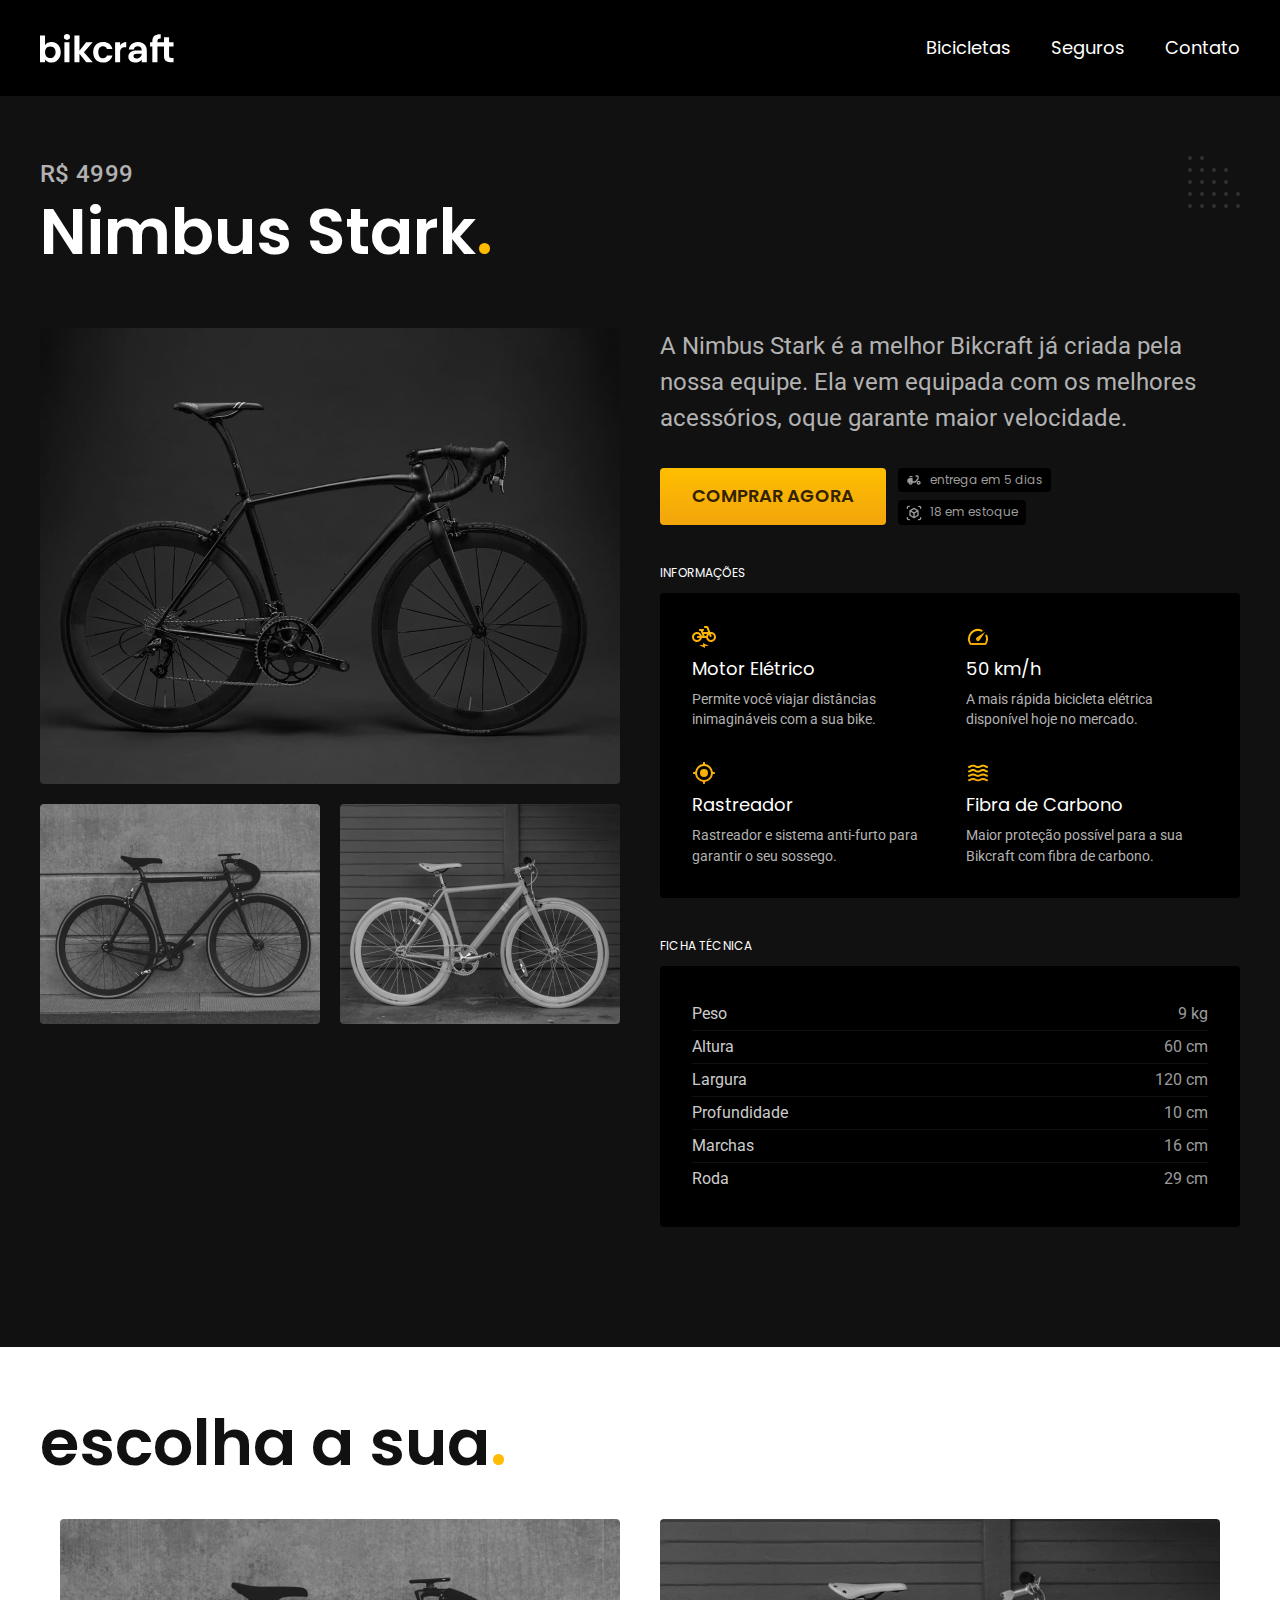
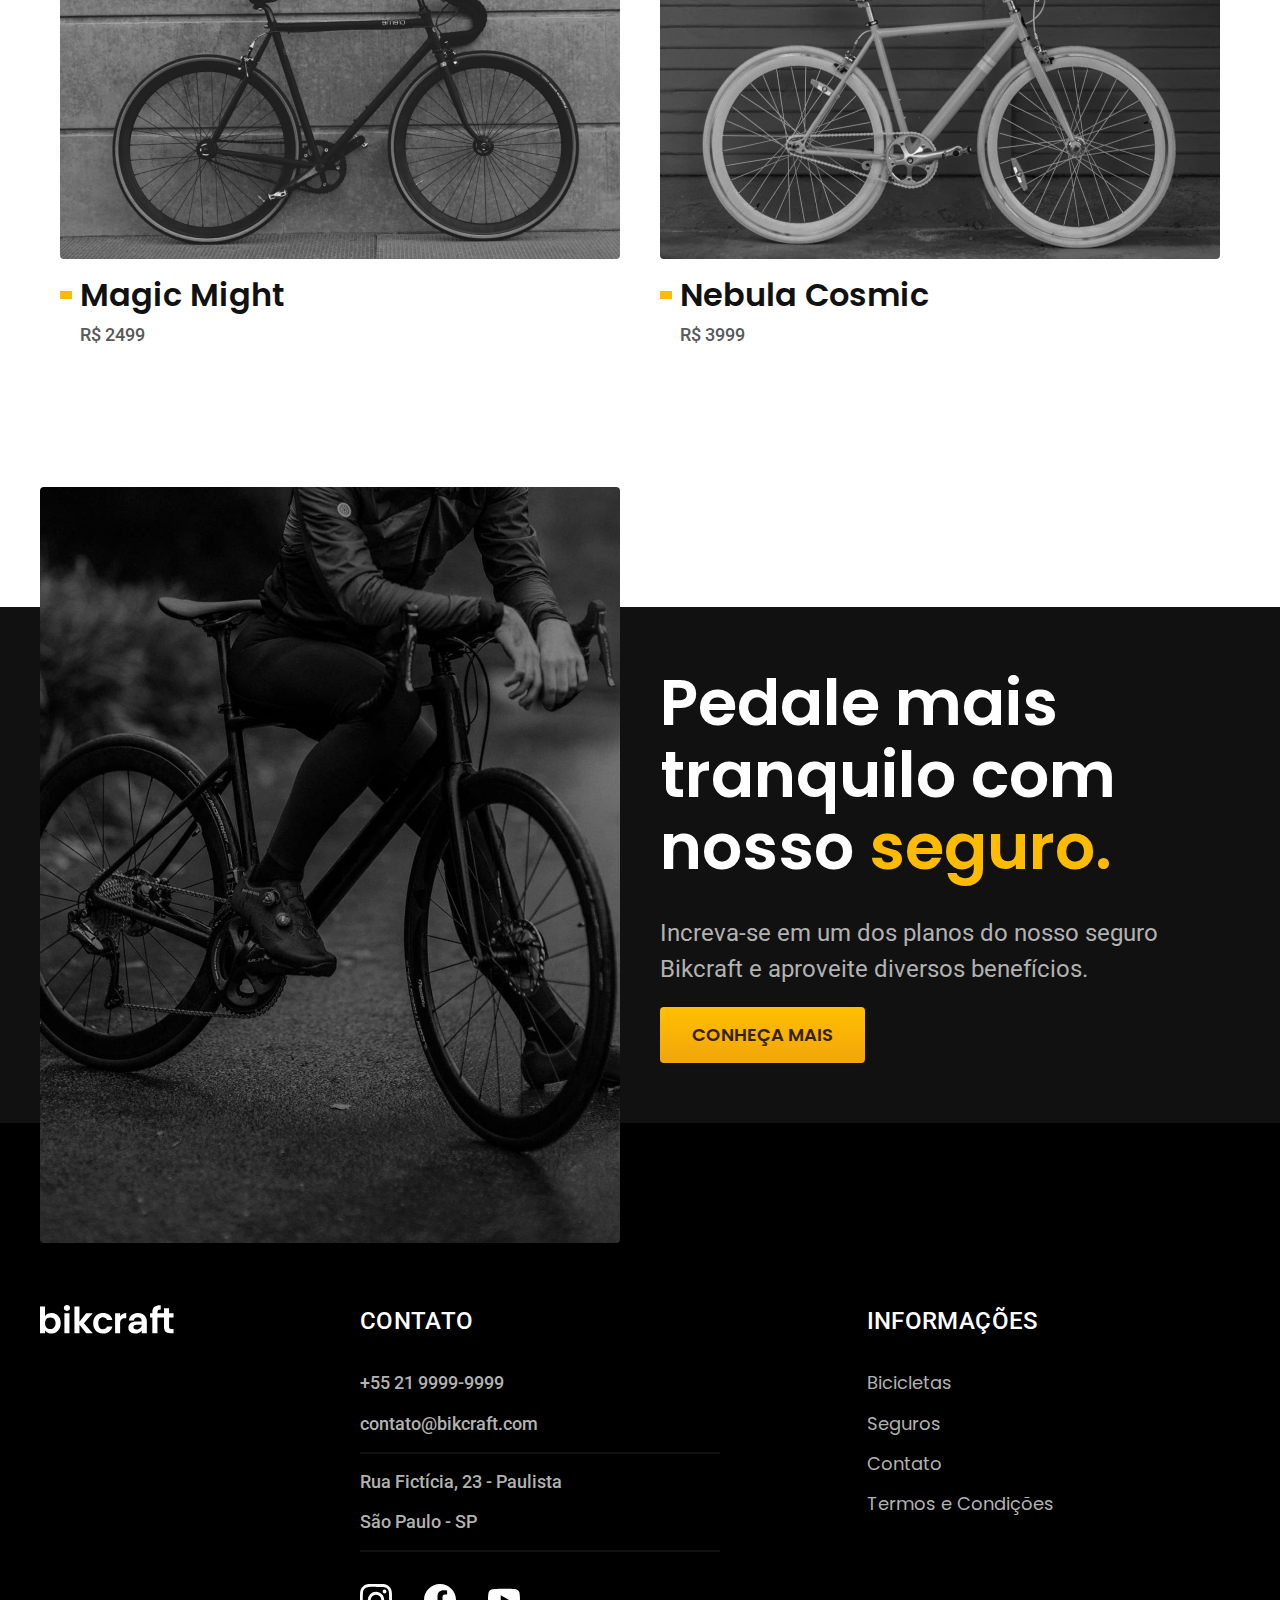
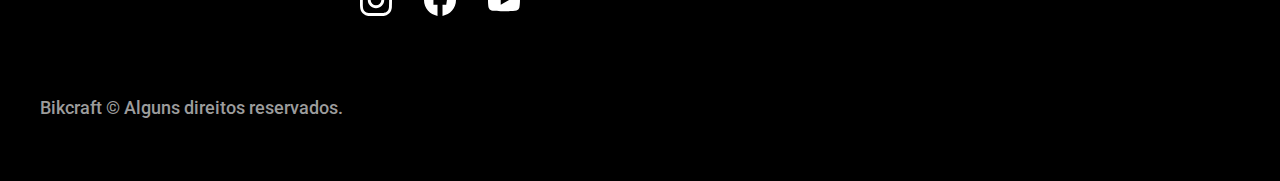
<file: bicicletas/nimbus.html>
<!DOCTYPE html>
<html lang="pt-br">

<head>
  <meta charset="UTF-8">
  <meta http-equiv="X-UA-Compatible" content="IE=edge">
  <meta name="viewport" content="width=device-width, initial-scale=1.0">
  <title>Nimbus | Bikcraft</title>
  <meta name="description" content="Bicicletas.">

  <link rel="icon" href="../favicon.svg" type="image/svg+xml">
  <link rel="preload" href="../css/style.min.css" as="style">
  <link rel="stylesheet" href="../css/style.min.css">
  <script>document.documentElement.classList.add('js');</script>

  <link rel="preconnect" href="https://fonts.googleapis.com">
  <link rel="preconnect" href="https://fonts.gstatic.com" crossorigin>
  <link href="https://fonts.googleapis.com/css2?family=Merriweather:ital,wght@1,900&family=Poppins:wght@400;600&family=Roboto:wght@400;500&display=swap" rel="stylesheet">
</head>

<body id="bicicleta">
  <header class="header-bg">
    <div class="header container">
      <a href="../">
        <img src="../img/bikcraft.svg" alt="Bikcraft">
      </a>

      <nav aria-label="primaria">
        <ul class="header-menu font-1-m cor-0">
          <li> <a href="../bicicletas.html">Bicicletas</a></li>
          <li> <a href="../seguros.html">Seguros</a></li>
          <li> <a href="../contato.html">Contato</a></li>
        </ul>
      </nav>
    </div>
  </header>

  <main class="titulo-bg">
    <div>
      <div class="titulo container">
        <p class="font-2-l-b cor-5">R$ 4999</p>
        <h1 class="font-1-xxl cor-0">Nimbus Stark<span class="cor-p1">.</span></h1>
      </div>
    </div>
    <div class="bicicleta container">
      <div class="bicicleta-imagens">
        <img src="../img/bicicleta/nimbus1.jpg" alt="Bicicleta preta">
        <img src="../img/bicicleta/nimbus2.jpg" alt="Bicicleta preta">
        <img src="../img/bicicleta/nimbus3.jpg" alt="Bicicleta branca">
      </div>
      <div class="bicicleta-conteudo">
        <p class="font-2-l cor-5">A Nimbus Stark é a melhor Bikcraft já criada pela nossa equipe. Ela vem equipada com os melhores acessórios, oque garante maior velocidade.</p>
        <div class="bicicleta-comprar">
          <a class="botao" href="../orcamento.html?tipo=bikcraft&produto=nimbus">Comprar Agora</a>
          <span class="font-1-xs cor-6"><img src="../img/icones/entrega.svg" alt=""> entrega em 5 dias</span>
          <span class="font-1-xs cor-6"><img src="../img/icones/estoque.svg" alt=""> 18 em estoque</span>
        </div>
        <h2 class="font-1-xs cor-0">Informações</h2>
        <ul class="bicicleta-informacoes">
          <li>
            <img src="../img/icones/eletrica.svg" alt="">
            <h3 class="font-1-m cor-0">Motor Elétrico</h3>
            <p class="font-2-xs cor-5">Permite você viajar distâncias inimagináveis com a sua bike.</p>
          </li>
          <li>
            <img src="../img/icones/velocidade.svg" alt="">
            <h3 class="font-1-m cor-0">50 km/h</h3>
            <p class="font-2-xs cor-5">A mais rápida bicicleta elétrica disponível hoje no mercado.</p>
          </li>
          <li>
            <img src="../img/icones/rastreador.svg" alt="">
            <h3 class="font-1-m cor-0">Rastreador</h3>
            <p class="font-2-xs cor-5">Rastreador e sistema anti-furto para garantir o seu sossego.</p>
          </li>
          <li>
            <img src="../img/icones/carbono.svg" alt="">
            <h3 class="font-1-m cor-0">Fibra de Carbono</h3>
            <p class="font-2-xs cor-5">Maior proteção possível para a sua Bikcraft com fibra de carbono.</p>
          </li>
        </ul>
        <h2 class="font-1-xs cor-0">Ficha técnica</h2>
        <ul class="bicicleta-ficha font-2-s cor-4">
          <li>Peso <span>9 kg</span></li>
          <li>Altura <span>60 cm</span></li>
          <li>Largura <span>120 cm</span></li>
          <li>Profundidade <span>10 cm</span></li>
          <li>Marchas <span>16 cm</span></li>
          <li>Roda <span>29 cm</span></li>
        </ul>
      </div>
    </div>
  </main>

  <article class="bicicletas-lista container">
    <h2 class="font-1-xxl">escolha a sua<span class="cor-p1">.</span></h2>

    <ul>
      <li>
        <a href="./magic.html">
          <img src="../img/bicicletas/magic.jpg" alt="Bicicleta preta">
          <h3 class="font-1-xl">Magic Might</h3>
          <span class="font-2-m cor-8">R$ 2499</span>
        </a>
      </li>
      <li>
        <a href="./nebula.html">
          <img src="../img/bicicletas/nebula.jpg" alt="Bicicleta preta">
          <h3 class="font-1-xl">Nebula Cosmic</h3>
          <span class="font-2-m cor-8">R$ 3999</span>
        </a>
      </li>
    </ul>
  </article>

  <article class="seguro-bg">
    <div class="seguro container">
      <div class="seguro-imagem">
        <img src="../img/fotos/seguros.jpg" alt="Pessoa parada em cima de uma bicicleta.">
      </div>
      <div class="seguro-conteudo">
        <h2 class="font-1-xxl cor-0">Pedale mais tranquilo com nosso <span class="cor-p1">seguro.</span></h2>
        <p class="font-2-l cor-5">Increva-se em um dos planos do nosso seguro Bikcraft e aproveite diversos benefícios.</p>
        <a class="botao" href="../seguros.html">Conheça Mais</a>
      </div>
    </div>
  </article>

  <footer class="footer-bg">
    <div class="footer container">
      <img src="../img/bikcraft.svg" alt="Bikcraft">
      <div class="footer-contato">
        <h3 class="font-2-l-b cor-0">Contato</h3>
        <ul class="font-2-m cor-5">
          <li><a href="tel:++552199999999">+55 21 9999-9999</a></li>
          <li><a href="mailto:contato@bikcraft.com">contato@bikcraft.com</a></li>
          <li>Rua Fictícia, 23 - Paulista</li>
          <li>São Paulo - SP</li>
        </ul>
        <div class="footer-redes">
          <a href="https://www.instagram.com">
            <img src="../img/redes/instagram.svg" alt="Instagram">
          </a>
          <a href="https://www.facebook.com">
            <img src="../img/redes/facebook.svg" alt="Facebook">
          </a>
          <a href="https://www.youtube.com">
            <img src="../img/redes/youtube.svg" alt="YouTube">
          </a>
        </div>
      </div>
      <div class="footer-informacoes">
        <h3 class="font-2-l-b cor-0">Informações</h3>
        <nav>
          <ul class="font-1-m cor-5">
            <li> <a href="../bicicletas.html">Bicicletas</a></li>
            <li> <a href="../seguros.html">Seguros</a></li>
            <li> <a href="../contato.html">Contato</a></li>
            <li> <a href="../termos.html">Termos e Condições</a></li>
          </ul>
        </nav>
      </div>
      <p class="footer-copy font-2-m cor-6">Bikcraft © Alguns direitos reservados.</p>
    </div>
  </footer>
  <script src="../js/script.js"></script>
</body>

</html>
</file>
<file: css/style.min.css>
body{margin:0;font-family:Arial,Helvetica,sans-serif;color:#111}blockquote,dd,h1,h2,h3,h4,p,ul{margin:0}ul{padding:0;list-style:none}a{text-decoration:none;color:inherit}img{max-width:100%;height:auto;display:block}img[src$=".jpg"]{border-radius:4px}.font-1-xs{font:400 0.75rem/1.35 Poppins,sans-serif}.font-2-xs{font:400 0.875rem/1.43 Roboto,sans-serif}.font-1-s{font:400 1rem/1.5 Poppins,sans-serif}.font-2-s{font:400 1rem/1.5 Roboto,sans-serif}.font-1-m,.font-1-m-b{font:400 1.125rem/1.35 Poppins,sans-serif}.font-1-m-b{font-weight:600}.font-2-m{font:500 1.125rem/1.35 Roboto,sans-serif}.font-1-l{font:400 1.5rem/1.5 Poppins,sans-serif}.font-2-l,.font-2-l-b{font:400 1.5rem/1.5 Roboto,sans-serif}.font-2-l-b{font-weight:500;letter-spacing:.015em;text-transform:uppercase}.font-1-xl{font:600 2rem/1.25 Poppins,sans-serif}.font-2-xl{font:500 2rem/1.25 Roboto,sans-serif}.font-1-xxl{font:600 4rem/1.125 Poppins,sans-serif}@media (max-width:1200px){.font-1-xxl{font-size:3rem}.font-2-l,.font-2-l-b{font-size:1.125rem}}@media (max-width:800px){.font-1-xxl{font-size:2rem}.font-1-xl,.font-2-xl{font-size:1.5rem}}:root{--cor-0:#ffffff;--cor-1:#f7f7f7;--cor-2:#ededed;--cor-3:#dedede;--cor-4:#cccccc;--cor-5:#b2b2b2;--cor-6:#9c9c9c;--cor-7:#717171;--cor-8:#595959;--cor-9:#404040;--cor-10:#2e2e2e;--cor-11:#111111;--cor-12:#000000;--cor-p1:#ffbb00;--cor-p2:#e4a30b;--cor-p3:#a66f00;--cor-p4:#664400;--cor-p5:#332200}.cor-0{color:var(--cor-0)}.cor-1{color:var(--cor-1)}.cor-2{color:var(--cor-2)}.cor-3{color:var(--cor-3)}.cor-4{color:var(--cor-4)}.cor-5{color:var(--cor-5)}.cor-6{color:var(--cor-6)}.cor-7{color:var(--cor-7)}.cor-8{color:var(--cor-8)}.cor-9{color:var(--cor-9)}.cor-10{color:var(--cor-10)}.cor-11{color:var(--cor-11)}.cor-12{color:var(--cor-12)}.cor-p1{color:var(--cor-p1)}.cor-p2{color:var(--cor-p2)}.cor-p3{color:var(--cor-p3)}.cor-p4{color:var(--cor-p4)}.cor-p5{color:var(--cor-p5)}.js .fadeInDown{transform:translate3d(0,-20px,0)}.js .fadeInUp{transform:translate3d(0,20px,0)}.js.fadeInRight{transform:translate3d(20px,0,0)}.js .fadeInLeft{transform:translate3d(-20px,0,0)}.js [data-anime]{opacity:0}.js .anime{opacity:1;transform:none;transition:transform .8s,opacity .8s}.header-bg{background-color:var(--cor-12)}.header{display:flex;flex-wrap:wrap;gap:20px;justify-content:space-between;align-items:center;padding-top:20px;padding-bottom:20px}.header-menu{display:flex;flex-wrap:wrap;gap:40px}.header-menu a{display:inline-block;padding:16px 0;position:relative}.header-menu a::after{content:"";display:block;height:2px;width:0;background:var(--cor-0);margin-top:4px;transition:.3s;position:absolute}.header-menu a.ativo::after,.header-menu a:hover::after{width:100%}@media (max-width:800px){.header-menu{gap:20px}.header-menu a{background:var(--cor-11);padding:12px 16px;border-radius:4px}.header-menu a:hover{background-color:var(--cor-10)}.header a::after{display:none}}@media (max-width:600px){.header-menu{gap:12px}.header-menu a{padding:8px 12px;font-size:14px}}.footer-bg{background-color:var(--cor-12)}.footer{display:grid;grid-template-columns:3fr 5fr 4fr;gap:40px;padding-top:60px;padding-bottom:60px}.footer h3{margin-bottom:32px}.footer-contato ul{margin-bottom:32px}.footer-contato li:nth-child(2n):after{content:"";display:block;max-width:360px;height:2px;background:var(--cor-11);margin-top:16px}.footer li{margin-bottom:16px}.footer-redes{display:flex;gap:32px}.footer a:hover{color:var(--cor-0)}.footer-copy{grid-column:1/-1;margin-top:40px}@media (max-width:800px){.footer>img{display:none}.footer{grid-template-columns:1fr 1fr}}@media (max-width:600px){.footer{grid-template-columns:1fr;gap:60px}.footer-copy{margin-top:0}}.container{max-width:1200px;padding-left:20px;padding-right:20px;margin-left:auto;margin-right:auto}.botao{display:inline-block;padding:16px 32px;background:linear-gradient(#ffbf00,#f2a50c);border-radius:4px;box-shadow:0 1px 2px rgba(0,0,0,.1);text-transform:uppercase;color:var(--cor-p5);font-size:18px;font:600 1.125rem/1.35 Poppins,sans-serif;max-width:max-content;border:none;cursor:pointer}.botao:hover{background:linear-gradient(#ffb60d,#e59317)}.botao.secundario{background:var(--cor-10);color:var(--cor-2)}.botao.secundario:hover{background-color:var(--cor-9)}.botao.seta{display:flex;align-items:center}.botao.seta::after{content:"";display:inline-block;width:18px;height:10px;margin-left:12px;background:url("../img/icones/seta.svg");transition:transform .2s}.botao.seta:hover::after{transform:translateX(4px)}@media (max-width:600px){.botao{padding:12px 16px;font-size:1rem}}.link{display:inline-block;color:var(--cor-p1);font:500 1.5rem/1.5 Poppins,sans-serif;text-transform:uppercase}.link::after{content:"";display:block;width:100%;height:4px;background-color:currentColor}.link:hover{color:var(--cor-0)}.titulo-bg{padding-top:60px;padding-bottom:60px;background-color:var(--cor-11)}.titulo{background:url("../img/dec/top-right.svg") no-repeat top right 20px}.titulo p{margin-bottom:4px}@media (max-width:800px){.titulo-bg{padding-top:40px;padding-bottom:40px}.titulo p{font-size:1rem;text-transform:lowercase;font-weight:400}}.form{display:grid;grid-template-columns:1fr 1fr;gap:20px}.form label{display:block;font:400 1rem/1.5 Poppins,sans-serif;margin-bottom:4px}.form .col-2{grid-column:span 2}.form input[type=email],.form input[type=text],.form textarea{font:400 1rem/1.5 Roboto,sans-serif;background:var(--cor-1);border:1px solid var(--cor-2);padding:12px;border-radius:4px;width:100%;box-sizing:border-box}.form input[type=email]:focus,.form input[type=text]:focus,.form textarea:focus{outline:0;border-color:var(--cor-p1);background:var(--cor-0);box-shadow:0 0 0 2px #fea}@media (max-width:600px){.form{grid-template-columns:1fr}.form .col-2{grid-column:1}}.introducao-bg{background:var(--cor-12) url("../img/dec/bottom-left.svg") no-repeat bottom 160px left 20px;box-shadow:inset 0 -120px var(--cor-0)}.introducao{display:grid;grid-template-columns:1fr 1fr;gap:0 40px}.introducao-conteudo{align-self:end;padding-bottom:200px}.introducao img{width:100%;height:100%;object-fit:cover;border-radius:4px}.introducao h1{margin-bottom:32px}.introducao p{margin-bottom:20px}@media (max-width:800px){.introducao-bg{background:var(--cor-11);padding-top:40px;box-shadow:inset 0 -60px var(--cor-0)}.introducao{grid-template-columns:1fr;gap:32px}.introducao-conteudo{padding-bottom:0}.introducao h1{margin-bottom:16px}.introducao img{height:300px;width:100%}}.tecnologia-bg{background-color:var(--cor-11);box-shadow:inset 0 80px var(--cor-0),inset 0 -80px var(--cor-0)}.tecnologia{display:grid;grid-template-columns:1fr 1fr;gap:40px}.tecnologia-imagem img{width:100%;height:100%;object-fit:cover;object-position:left}.tecnologia-conteudo{padding-top:160px;padding-bottom:160px}.tecnologia-conteudo>span{display:block;margin-bottom:20px}.tecnologia-conteudo h2{margin-bottom:32px}.tecnologia-conteudo>p{margin-bottom:32px}.tecnologia a{margin-bottom:80px}.tecnologia-vantagens{display:flex;gap:40px}.tecnologia-vantagens h3{margin-bottom:8px;width:max-content}.tecnologia-vantagens img{width:24px;margin-bottom:8px}@media (max-width:800px){.tecnologia-bg{box-shadow:initial}.tecnologia{grid-template-columns:1fr}.tecnologia-conteudo{padding-top:60px;padding-bottom:60px}.tecnologia-imagem{display:none}.tecnologia a{margin-bottom:60px}}@media (max-width:600px){.tecnologia-vantagens{flex-direction:column}}.parceiros{padding-top:60px;padding-bottom:120px}.parceiros h2{margin-bottom:60px}.parceiros ul{padding:0 20px;max-width:1400px;display:grid;grid-template-columns:repeat(4,1fr);margin:0 auto}.parceiros li{display:flex;padding:32px;border-left:2px solid var(--cor-2)}.parceiros img{margin:auto}.parceiros li:first-child,.parceiros li:nth-child(5){border-left:none}.parceiros li:nth-child(n+5){border-top:2px solid var(--cor-2)}@media (max-width:800px){.parceiros{padding-bottom:60px}.parceiros h2{margin-bottom:20px}.parceiros li{display:flex;padding:20px}.parceiros ul{grid-template-columns:repeat(2,1fr)}.parceiros li:nth-child(n+3){border-top:2px solid var(--cor-2)}.parceiros li:nth-child(odd){border-left:none}}.depoimento{display:grid;grid-template-columns:1fr 1fr;background-color:var(--cor-p1);overflow:hidden}.depoimento img{width:100%;height:100%;object-fit:cover;border-radius:0}.depoimento-conteudo{padding:40px 40px 80px 80px;align-self:end;background:url("../img/dec/bottom-right-p.svg") no-repeat bottom 40px right 40px}.depoimento-conteudo p{max-width:32ch;font-family:Merriweather,serif;font-style:italic;font-weight:900;margin-bottom:32px;position:relative}.depoimento p::after,.depoimento p::before{font-size:5rem;color:var(--cor-p2);position:absolute}.depoimento p::before{content:"“";left:-50px;top:-20px}.depoimento p::after{content:"”"}@media (min-width:1200px){.depoimento img{max-height:520px}}@media (max-width:800px){.depoimento{grid-template-columns:1fr;text-align:center}.depoimento img{max-height:200px}.depoimento-conteudo{padding:40px 20px;justify-self:center}}.bicicletas-lista{padding-top:60px;padding-bottom:120px}.bicicletas-lista h2{margin-bottom:40px}.bicicletas-lista ul{display:flex;gap:40px;padding:0 20px 20px 20px;max-width:1400px;margin-left:auto;margin-right:auto;overflow-x:auto}.bicicleta .bicicletas-lista ul{padding:0 0 20px 0}.bicicletas-lista li{flex:1;min-width:280px}.bicicletas-lista a{display:block}.bicicletas-lista img{margin-bottom:16px}.bicicletas-lista h3{margin-bottom:8px;display:flex;align-items:center}.bicicletas-lista h3::before{content:"";display:inline-block;height:8px;width:12px;margin-right:8px;background-color:var(--cor-p1);transition:width .2s}.bicicletas-lista a:hover h3::before{width:24px}.bicicletas-lista li span{padding-left:20px}@media (max-width:800px){.bicicletas-lista{padding-bottom:60px}.bicicletas-lista ul{gap:20px}}.bicicletas-bg{background:linear-gradient(to right,var(--cor-0) 30%,var(--cor-11) 30%)}.bicicletas{display:grid;grid-template-columns:1fr 1fr;gap:40px;padding-top:60px;padding-bottom:60px;background:url("../img/dec/top-right.svg") no-repeat top 40px right 40px}.bicicletas-imagem{display:grid}.bicicletas-imagem img{grid-area:1/1}.bicicletas-imagem span{grid-area:1/1;place-self:start end;margin-top:20px;background:var(--cor-12);display:inline-block;padding:8px 16px 8px 8px;border-radius:4px 0 0 4px}.bicicletas-conteudo{display:grid;grid-template-columns:1fr auto;align-content:start}.bicicletas h2,.bicicletas p{grid-column:1/-1}.bicicletas h2{margin-bottom:20px}.bicicletas h2::before{content:"";display:block;width:12px;height:8px;background-color:var(--cor-p1);margin-bottom:8px}.bicicletas p{margin-bottom:32px}.bicicletas a{place-self:end}.bicicletas li{display:flex;align-items:center}.bicicletas ul{display:grid;gap:16px}.bicicletas-conteudo img{width:24px;margin-right:8px}@media (max-width:800px){.bicicletas-bg{background:var(--cor-11)}.bicicletas{grid-template-columns:1fr;gap:20px;padding-top:40px;padding-bottom:40px}}@media (max-width:600px){.bicicletas-conteudo{grid-template-columns:1fr}.bicicletas ul{font-size:1rem;grid-template-columns:1fr 1fr;margin-bottom:32px}.bicicletas a{place-self:start}}.bicicleta{display:grid;grid-template-columns:1fr 1fr;align-items:start;gap:40px;padding-top:60px;padding-bottom:60px}#bicicleta .titulo p{text-transform:uppercase}.bicicleta-imagens{display:flex;flex-wrap:wrap;gap:20px}.bicicleta-imagens img{flex:1;min-width:200px}.bicicleta-imagens img:first-child{min-width:100%}.bicicleta-conteudo>p{margin-bottom:32px}.bicicleta-comprar{display:grid;grid-template-columns:max-content auto;align-items:center;justify-items:start;gap:8px 12px;margin-bottom:40px}.bicicleta-comprar a{grid-row:span 2}.bicicleta-comprar span{display:flex;align-items:center;background-color:var(--cor-12);gap:8px;padding:4px 8px;border-radius:4px}.bicicleta-conteudo h2{text-transform:uppercase;letter-spacing:.015em;margin-bottom:12px}.bicicleta-ficha,.bicicleta-informacoes{padding:32px;background-color:var(--cor-12);border-radius:4px}.bicicleta-informacoes{margin-bottom:40px;display:grid;grid-template-columns:1fr 1fr;gap:32px}.bicicleta-informacoes img{width:24px;margin-bottom:8px}.bicicleta-informacoes h3{margin-bottom:8px}.bicicleta-ficha li{padding:4px 0;display:flex;justify-content:space-between;border-bottom:1px solid var(--cor-11)}.bicicleta-ficha li:last-child{border-bottom:none}.bicicleta-ficha span{color:var(--cor-6)}@media (max-width:800px){.bicicleta{grid-template-columns:1fr;padding-top:40px;padding-bottom:40px}.bicicleta-imagens{grid-row:2}}@media (max-width:400px){.bicicleta-informacoes{grid-template-columns:1fr}.bicicleta-comprar{grid-template-columns:1fr}}.seguro-bg{background-color:var(--cor-11);box-shadow:inset 0 120px var(--cor-0),inset 0 -120px var(--cor-12)}.seguro{display:grid;grid-template-columns:1fr 1fr;gap:40px}.seguro-imagem img{width:100%;height:100%;object-fit:cover}.seguro-conteudo{padding-top:180px;padding-bottom:180px}.seguro h2{margin-bottom:32px}.seguro p{margin-bottom:20px}@media (max-width:800px){.seguro-bg{box-shadow:inset 0 -60px var(--cor-12)}.seguro{grid-template-columns:1fr}.seguro-imagem{height:200px}.seguro-conteudo{grid-row:1;padding-top:40px;padding-bottom:0}}.seguros-bg{background:var(--cor-11)}.seguros{padding-top:60px;padding-bottom:60px;display:grid;grid-template-columns:1fr 1fr;gap:40px;align-items:center}#seguros .seguros{padding-top:0}.seguros h2{grid-column:1/-1}.seguros-item{background-color:var(--cor-12);padding:32px 32px 32px 60px;display:grid;grid-template-columns:1fr auto;border-radius:4px}.seguros-item h3{margin-bottom:40px}.seguros-item span{grid-column:2;display:block;text-align:right}.seguros-item ul{grid-column:1/-1;margin-bottom:32px}.seguros-item li{display:flex;align-items:center;position:relative}.seguros-item li+li{margin-top:32px}.seguros-item li::before{content:"";display:inline-block;width:13px;height:9px;background-image:url("../img/icones/lista.svg");position:absolute;left:-21px}.seguros-item a{grid-column:1/-1}@media (max-width:800px){.seguros{grid-template-columns:1fr}}.vantagens-bg{background-color:var(--cor-12)}.vantagens{padding-top:120px;padding-bottom:120px}.vantagens h2{margin-bottom:60px}.vantagens ul{display:grid;grid-template-columns:repeat(auto-fit,minmax(280px,max-content));gap:40px 80px}.vantagens h3,.vantagens img{margin-bottom:8px}@media (max-width:800px){.vantagens{padding-top:60px;padding-bottom:60px}.vantagens h2{margin-bottom:40px}.vantagens ul{gap:20px}}.perguntas{padding-top:120px;padding-bottom:120px}.perguntas h2{margin-bottom:60px}.perguntas dl>div{padding:20px;border-radius:4px}.perguntas dl>div:nth-child(odd){background-color:var(--cor-1)}.perguntas button{display:grid;grid-template-columns:auto 1fr auto;align-items:center;gap:8px;cursor:pointer;border:none;background:0 0;width:100%;text-align:left}.perguntas button::before{content:"";display:inline-block;width:12px;height:8px;background-color:var(--cor-p1)}.perguntas button::after{content:"";display:inline-block;width:14px;height:6px;background:url("../img/icones/seta-abrir.svg");transition:.3s}.perguntas button:hover::after,.perguntas button[aria-expanded=true]::after{transform:rotate(180deg)}.js .perguntas dd{display:none}.js .perguntas dd.ativa{display:block}.perguntas dd{padding-left:20px;padding-top:16px;max-width:80ch}@media (max-width:800px){.perguntas{padding-top:60px;padding-bottom:60px}.perguntas h2{margin-bottom:40px}}#contato{background:linear-gradient(var(--cor-11) 500px,var(--cor-1) 0)}.contato{display:grid;grid-template-columns:5fr 7fr}.contato-dados,.contato-formulario{padding:60px;box-shadow:0 1px 2px rgba(0,0,0,.1)}.contato-dados{border-radius:5px 0 0 5px;background:var(--cor-12) url("../img/dec/bottom-left.svg") no-repeat bottom 20px left 20px}.contato-formulario{border-radius:0 5px 5px 0;background:var(--cor-0) url("../img/dec/bottom-right.svg") no-repeat bottom 20px right 20px}.contato-dados h2{margin-bottom:60px}.contato-endereco{margin-bottom:32px;padding-left:28px;background:url("../img/icones/local.svg") no-repeat 0 2px}.contato-endereco p{margin-bottom:8px}.contato-meios a{display:block;max-width:max-content;margin-bottom:8px;padding-left:28px}.contato-meios a:hover{color:var(--cor-0)}.contato-meios a:first-child{background:url("../img/icones/email.svg") no-repeat}.contato-meios a:nth-child(2){margin-bottom:32px}.contato-meios a:nth-child(3){background:url("../img/icones/telefone.svg") no-repeat;margin-bottom:60px}.contato-redes{display:flex;gap:32px;padding-left:28px}@media (max-width:800px){.contato{grid-template-columns:1fr}.contato-dados,.contato-formulario{padding:20px}.contato-dados{border-radius:5px 5px 0 0;background:var(--cor-12)}.contato-formulario{border-radius:0 0 5px 5px}.contato-dados h2,.contato-meios a:nth-child(3){margin-bottom:32px}.contato-redes{margin-bottom:12px}}.lojas{display:grid;grid-template-columns:1fr 1fr;gap:0 40px;padding-top:120px;padding-bottom:120px}.lojas h2{grid-column:1/-1;margin-bottom:60px}.lojas img{border-radius:4px 4px 0 0}.lojas-item{border-radius:4px;background:var(--cor-0);box-shadow:0 1px 2px rgba(0,0,0,.1)}.lojas-conteudo{display:grid;grid-template-columns:1fr 1fr;gap:32px 16px;padding:32px}.lojas-conteudo h3,.lojas-tempo{grid-column:1/-1}.lojas-dados{display:grid;gap:8px;border-left:2px solid var(--cor-2);padding-left:12px}.lojas-tempo{display:flex;align-items:center;gap:8px}@media (max-width:800px){.lojas{gap:20px;padding-top:60px;padding-bottom:60px}.lojas h2{margin-bottom:32px}.lojas-conteudo{grid-template-columns:1fr}}@media (max-width:600px){.lojas{grid-template-columns:1fr}}#orcamento{background:linear-gradient(var(--cor-11) 500px,var(--cor-1) 0)}.orcamento{display:grid;grid-template-columns:5fr 7fr;padding-bottom:120px}.orcamento h2{text-transform:uppercase;position:relative;display:flex;align-items:center}.orcamento h2::before{content:"";display:inline-block;width:4px;height:8px;background-color:var(--cor-p1);position:absolute;left:-12px}.orcamento-dados,.orcamento-produto{padding:60px;box-shadow:0 1px 2px rgba(0,0,0,.1)}.orcamento-produto{border-radius:5px 0 0 5px;background:var(--cor-12) url("../img/dec/bottom-left.svg") no-repeat bottom 20px left 20px;display:grid;grid-template-columns:1fr 1fr;gap:20px;align-content:start}.orcamento-produto>*{grid-column:1/-1}.orcamento-produto>label{grid-column:initial}.orcamento-produto label{font:400 1rem/1.5 Poppins,sans-serif;color:var(--cor-4);background-color:var(--cor-10);padding:12px 16px;border-radius:4px;cursor:pointer;display:grid;grid-template-columns:auto 1fr auto;align-items:center;border:1px solid var(--cor-10)}.orcamento-produto input:checked+label{background:var(--cor-0);color:var(--cor-11)}.orcamento-produto label::before{content:"";display:inline-block;box-sizing:border-box;width:12px;height:12px;border:1px solid var(--cor-6);border-radius:50%;margin-right:8px}.orcamento-produto input:checked+label::before{border-color:var(--cor-7);box-shadow:inset 0 0 0 3px var(--cor-0),inset 0 0 0 6px var(--cor-7)}.orcamento-produto label:hover{background-color:var(--cor-9);border-color:var(--cor-9)}.orcamento-produto input:focus+label{box-shadow:0 0 0 2px var(--cor-p1);border-color:var(--cor-12)}.orcamento-produto label:focus{background-color:var(--cor-9);box-shadow:0 0 0 2px var(--cor-p1)}.orcamento-produto label span{display:none}.orcamento-produto input:checked+label span{display:inline-block}.orcamento-produto input{opacity:0;position:absolute;pointer-events:none}.orcamento-dados{border-radius:0 5px 5px 0;background:var(--cor-0) url("../img/dec/bottom-right.svg") no-repeat bottom 20px right 20px}.orcamento-conteudo{display:none}.orcamento-conteudo h2,.orcamento-dados h2:nth-of-type(n+2){margin-top:20px}#bikcraft:checked~#orcamento-bikcraft,#seguro:checked~#orcamento-seguro{display:grid;gap:20px}.orcamento-detalhes{display:none;background:var(--cor-0);padding:20px;grid-template-columns:1fr 1fr;border-radius:4px;align-items:center}.orcamento-detalhes li{display:flex;align-items:center;margin-bottom:8px}.orcamento-detalhes li img{width:16px;margin-right:8px}.orcamento-produto input:checked+label+.orcamento-detalhes{display:grid}@media (max-width:1200px){.orcamento-dados,.orcamento-produto{padding:32px}}@media (max-width:800px){.orcamento{grid-template-columns:1fr}.orcamento-produto{border-radius:5px 5px 0 0;background:var(--cor-12)}.orcamento-dados{border-radius:0 0 5px 5px}}@media (max-width:400px){.orcamento-produto{grid-template-columns:1fr}}.termos{padding-top:80px;padding-bottom:80px}.termos h2{font-weight:600;margin-bottom:20px}.termos p+h2{margin-top:40px}.termos p{max-width:75ch;margin-bottom:24px}
</file>
